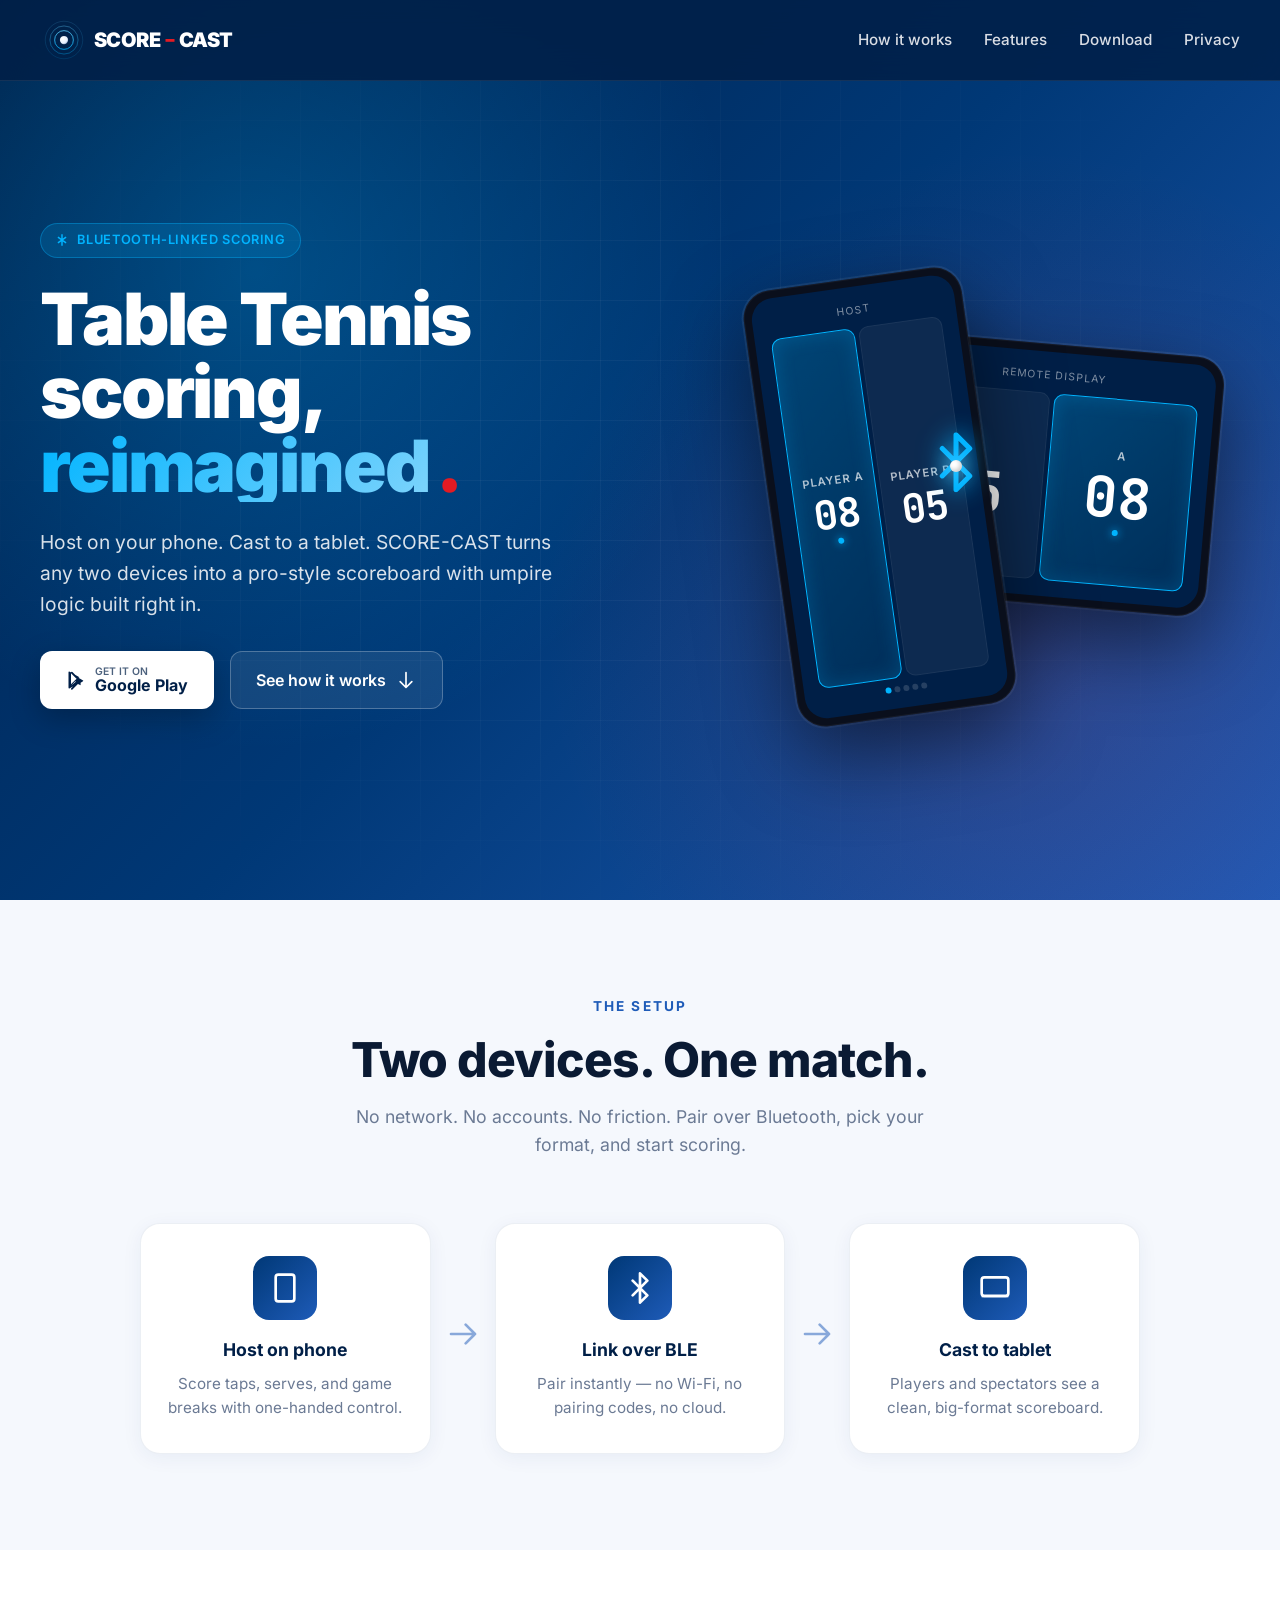
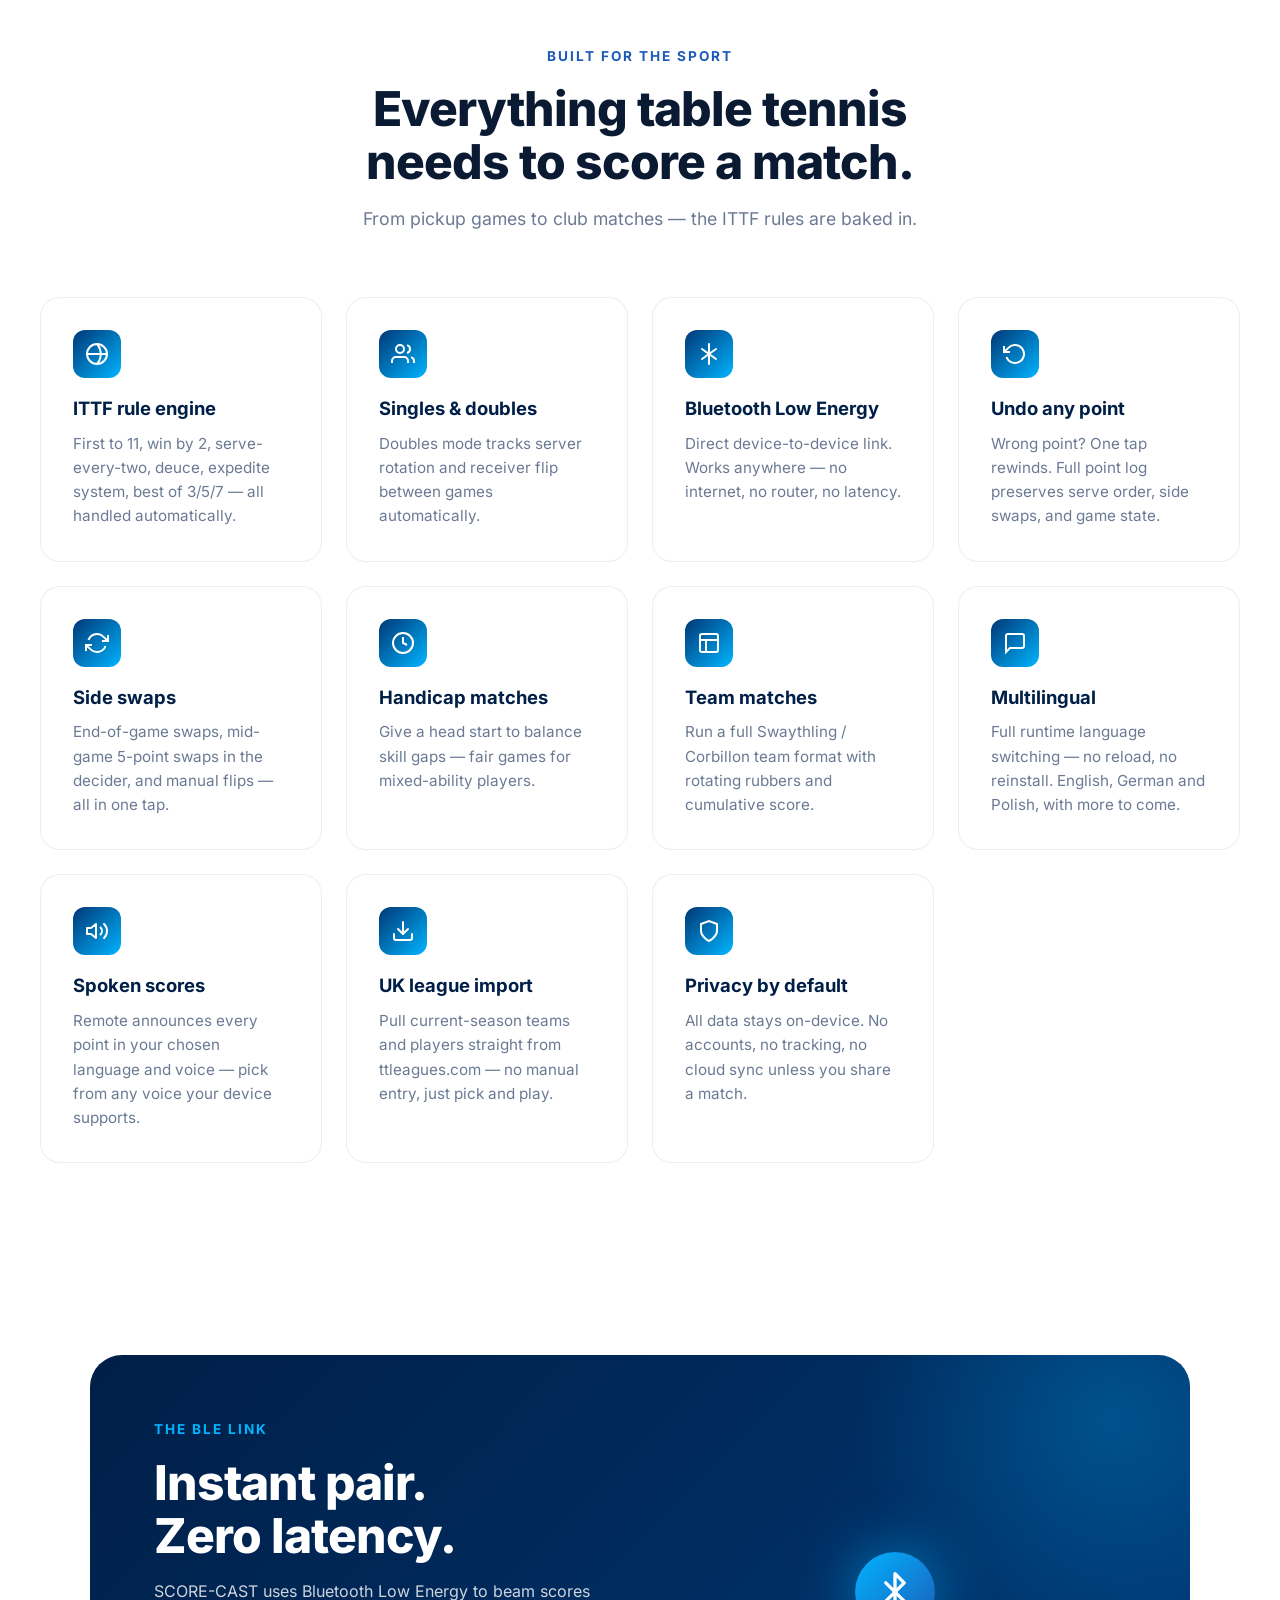
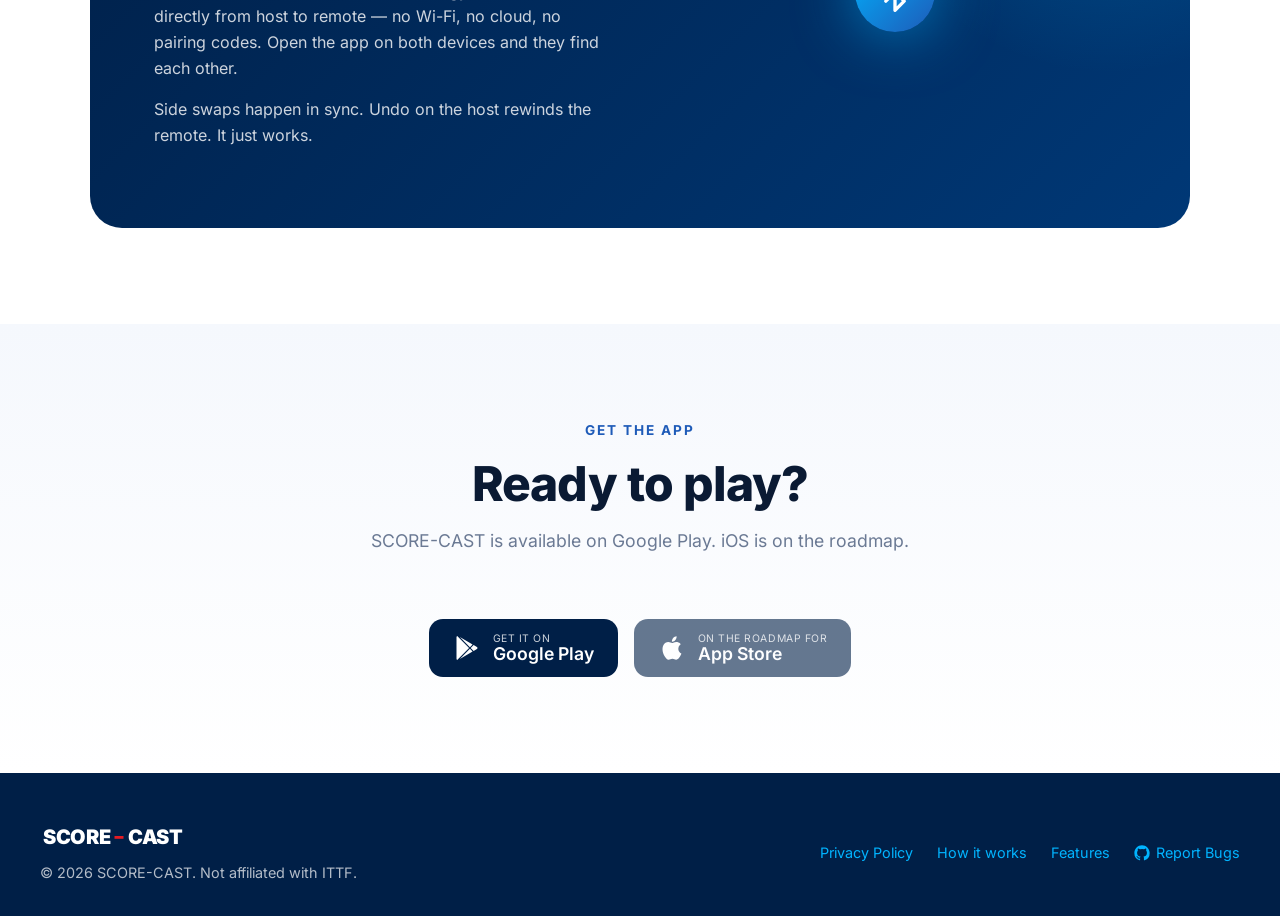
<file: index.html>
<!DOCTYPE html>
<html lang="en">
<head>
<meta charset="UTF-8" />
<meta name="viewport" content="width=device-width, initial-scale=1.0" />
<meta name="description" content="SCORE-CAST — the dual-device Bluetooth scoring system for table tennis. Host phone, remote display, zero fuss." />
<meta name="theme-color" content="#003876" />
<title>SCORE-CAST — Table Tennis Scoring, Reimagined</title>
<link rel="icon" href="share/favicon.ico" />
<link href="assets/fonts/fonts.css" rel="stylesheet">
<style>
  :root {
    --ittf-blue: #003876;
    --ittf-blue-dark: #001f47;
    --ittf-blue-light: #1e5bb8;
    --ittf-accent: #00b4ff;
    --ittf-red: #e31b23;
    --ittf-white: #ffffff;
    --ink: #0a1a33;
    --muted: #6b7a94;
    --surface: #f5f8fd;
    --glow: 0 0 40px rgba(0, 180, 255, 0.35);
  }

  * { box-sizing: border-box; margin: 0; padding: 0; }
  html { scroll-behavior: smooth; }
  body {
    font-family: 'Inter', -apple-system, BlinkMacSystemFont, sans-serif;
    color: var(--ink);
    background: var(--ittf-white);
    line-height: 1.6;
    overflow-x: hidden;
    -webkit-font-smoothing: antialiased;
  }

  /* ===== Navigation ===== */
  nav {
    position: fixed;
    top: 0; left: 0; right: 0;
    padding: 1rem 2rem;
    background: rgba(0, 31, 71, 0.85);
    backdrop-filter: blur(16px);
    -webkit-backdrop-filter: blur(16px);
    z-index: 100;
    border-bottom: 1px solid rgba(255,255,255,0.08);
    transition: padding 0.3s ease;
  }
  nav .inner {
    max-width: 1200px; margin: 0 auto;
    display: flex; align-items: center; justify-content: space-between;
  }
  .logo {
    font-weight: 900;
    font-size: 1.25rem;
    color: white;
    letter-spacing: -0.02em;
    display: flex; align-items: center;
    gap: 0.2rem;
  }
  .logo-mark {
    width: 48px; height: 48px;
    display: block;
    margin-right: 0.15rem;
  }
  @keyframes pulse {
    0%, 100% { transform: scale(1); opacity: 1; }
    50% { transform: scale(1.3); opacity: 0.7; }
  }
  nav ul { list-style: none; display: flex; gap: 2rem; }
  nav a {
    color: rgba(255,255,255,0.85);
    text-decoration: none;
    font-weight: 500;
    font-size: 0.95rem;
    transition: color 0.2s;
  }
  nav a:hover { color: var(--ittf-accent); }
  @media (max-width: 720px) { nav ul { display: none; } }

  /* ===== Hero ===== */
  .hero {
    min-height: 100vh;
    background: linear-gradient(135deg, var(--ittf-blue-dark) 0%, var(--ittf-blue) 50%, var(--ittf-blue-light) 100%);
    position: relative;
    overflow: hidden;
    display: flex;
    align-items: center;
    justify-content: center;
    color: white;
    padding: 6rem 2rem 4rem;
  }
  .hero::before {
    content: '';
    position: absolute;
    inset: 0;
    background-image:
      radial-gradient(circle at 20% 30%, rgba(0,180,255,0.25), transparent 40%),
      radial-gradient(circle at 80% 70%, rgba(227,27,35,0.15), transparent 40%);
    animation: drift 20s ease-in-out infinite;
  }
  @keyframes drift {
    0%, 100% { transform: translate(0, 0); }
    50% { transform: translate(-30px, 20px); }
  }

  .hero-grid {
    position: absolute; inset: 0;
    background-image:
      linear-gradient(rgba(255,255,255,0.04) 1px, transparent 1px),
      linear-gradient(90deg, rgba(255,255,255,0.04) 1px, transparent 1px);
    background-size: 60px 60px;
    mask-image: radial-gradient(ellipse at center, black 30%, transparent 80%);
    -webkit-mask-image: radial-gradient(ellipse at center, black 30%, transparent 80%);
  }

  .hero-content {
    max-width: 1200px;
    position: relative;
    z-index: 2;
    display: grid;
    grid-template-columns: 1fr 1fr;
    gap: 4rem;
    align-items: center;
    width: 100%;
  }
  @media (max-width: 900px) {
    .hero-content { grid-template-columns: 1fr; gap: 3rem; text-align: center; }
  }

  .hero-text { animation: fadeUp 1s ease both; }
  @keyframes fadeUp {
    from { opacity: 0; transform: translateY(40px); }
    to { opacity: 1; transform: translateY(0); }
  }

  .badge {
    display: inline-flex; align-items: center; gap: 0.5rem;
    padding: 0.4rem 0.9rem;
    background: rgba(0,180,255,0.15);
    border: 1px solid rgba(0,180,255,0.35);
    border-radius: 100px;
    font-size: 0.8rem;
    font-weight: 600;
    color: var(--ittf-accent);
    margin-bottom: 1.5rem;
    letter-spacing: 0.05em;
    text-transform: uppercase;
  }
  .badge svg { width: 14px; height: 14px; }

  h1 {
    font-size: clamp(2.5rem, 6vw, 4.5rem);
    font-weight: 900;
    line-height: 1.02;
    letter-spacing: -0.03em;
    margin-bottom: 1.5rem;
  }
  h1 .accent {
    background: linear-gradient(135deg, var(--ittf-accent), #7dd3fc);
    -webkit-background-clip: text;
    background-clip: text;
    -webkit-text-fill-color: transparent;
    display: inline-block;
  }
  h1 .colon {
    color: var(--ittf-red);
    font-family: 'JetBrains Mono', monospace;
  }

  .hero p.lede {
    font-size: 1.2rem;
    color: rgba(255,255,255,0.85);
    margin-bottom: 2rem;
    max-width: 520px;
  }
  @media (max-width: 900px) { .hero p.lede { margin-left: auto; margin-right: auto; } }

  .cta-row {
    display: flex; gap: 1rem; flex-wrap: wrap;
  }
  @media (max-width: 900px) { .cta-row { justify-content: center; } }

  .btn {
    display: inline-flex; align-items: center; gap: 0.6rem;
    padding: 0.9rem 1.6rem;
    border-radius: 12px;
    font-weight: 600;
    font-size: 1rem;
    text-decoration: none;
    transition: all 0.25s cubic-bezier(0.4, 0, 0.2, 1);
    border: none;
    cursor: pointer;
  }
  .btn-primary {
    background: white;
    color: var(--ittf-blue-dark);
    box-shadow: 0 10px 30px rgba(0,0,0,0.25);
  }
  .btn-primary:hover {
    transform: translateY(-2px);
    box-shadow: 0 15px 40px rgba(0,180,255,0.4);
  }
  .btn-ghost {
    background: rgba(255,255,255,0.08);
    color: white;
    border: 1px solid rgba(255,255,255,0.25);
    backdrop-filter: blur(8px);
  }
  .btn-ghost:hover {
    background: rgba(255,255,255,0.18);
    transform: translateY(-2px);
  }
  .btn svg { width: 20px; height: 20px; }

  .coming-soon {
    font-size: 0.75rem;
    padding: 0.15rem 0.5rem;
    background: var(--ittf-red);
    border-radius: 4px;
    color: white;
    font-weight: 700;
    letter-spacing: 0.05em;
    margin-left: 0.4rem;
  }

  /* ===== Hero device mockup ===== */
  .device-stage {
    position: relative;
    display: flex;
    justify-content: center;
    align-items: center;
    min-height: 500px;
    animation: fadeIn 1.2s ease 0.3s both;
  }
  @keyframes fadeIn { from { opacity: 0; } to { opacity: 1; } }

  .phone, .tablet {
    position: absolute;
    background: #0a0f1c;
    border-radius: 28px;
    padding: 8px;
    box-shadow:
      0 30px 80px rgba(0,0,0,0.5),
      0 0 0 2px rgba(255,255,255,0.08),
      inset 0 0 0 1px rgba(255,255,255,0.05);
    overflow: hidden;
  }
  .phone {
    width: 220px; height: 440px;
    transform: rotate(-8deg) translateX(-80px) translateY(20px);
    z-index: 2;
    animation: floatPhone 6s ease-in-out infinite;
  }
  .tablet {
    width: 340px; height: 260px;
    transform: rotate(5deg) translateX(90px);
    z-index: 1;
    animation: floatTablet 7s ease-in-out infinite;
  }
  @keyframes floatPhone {
    0%, 100% { transform: rotate(-8deg) translateX(-80px) translateY(20px); }
    50% { transform: rotate(-8deg) translateX(-80px) translateY(0); }
  }
  @keyframes floatTablet {
    0%, 100% { transform: rotate(5deg) translateX(90px) translateY(0); }
    50% { transform: rotate(5deg) translateX(90px) translateY(-15px); }
  }
  @media (max-width: 900px) {
    .device-stage { min-height: 420px; }
    .phone { transform: rotate(-8deg) translateX(-50px) translateY(20px); width: 180px; height: 360px; }
    .tablet { transform: rotate(5deg) translateX(60px); width: 280px; height: 210px; }
    @keyframes floatPhone { 0%,100% { transform: rotate(-8deg) translateX(-50px) translateY(20px); } 50% { transform: rotate(-8deg) translateX(-50px) translateY(0); } }
    @keyframes floatTablet { 0%,100% { transform: rotate(5deg) translateX(60px) translateY(0); } 50% { transform: rotate(5deg) translateX(60px) translateY(-15px); } }
  }

  .screen {
    width: 100%; height: 100%;
    border-radius: 22px;
    background: var(--ittf-blue-dark);
    display: flex; flex-direction: column;
    padding: 1rem;
    overflow: hidden;
    position: relative;
  }
  .screen-header {
    font-size: 0.65rem;
    color: rgba(255,255,255,0.5);
    text-align: center;
    margin-bottom: 0.5rem;
    letter-spacing: 0.1em;
    text-transform: uppercase;
  }
  .scoreboard {
    flex: 1;
    display: grid;
    grid-template-columns: 1fr 1fr;
    gap: 4px;
  }
  .score-cell {
    background: rgba(255,255,255,0.05);
    border-radius: 10px;
    display: flex; flex-direction: column;
    align-items: center; justify-content: center;
    padding: 0.5rem;
    border: 1px solid rgba(255,255,255,0.06);
  }
  .score-cell.serving {
    background: linear-gradient(135deg, rgba(0,180,255,0.25), rgba(0,180,255,0.1));
    border-color: var(--ittf-accent);
    box-shadow: inset 0 0 20px rgba(0,180,255,0.2);
  }
  .player-name {
    font-size: 0.7rem;
    color: rgba(255,255,255,0.7);
    text-transform: uppercase;
    letter-spacing: 0.1em;
    font-weight: 600;
    margin-bottom: 0.25rem;
  }
  .score-number {
    font-family: 'JetBrains Mono', monospace;
    font-size: 2.5rem;
    font-weight: 700;
    color: white;
    line-height: 1;
    animation: scoreTick 3s ease-in-out infinite;
  }
  .tablet .score-number { font-size: 3.5rem; }
  @keyframes scoreTick {
    0%, 90%, 100% { transform: scale(1); }
    95% { transform: scale(1.15); color: var(--ittf-accent); }
  }
  .serve-dot {
    width: 6px; height: 6px;
    background: var(--ittf-accent);
    border-radius: 50%;
    margin-top: 0.25rem;
    box-shadow: 0 0 8px var(--ittf-accent);
  }
  .game-count {
    display: flex; justify-content: center; gap: 3px;
    margin-top: 0.5rem;
  }
  .game-pip {
    width: 6px; height: 6px;
    background: rgba(255,255,255,0.15);
    border-radius: 50%;
  }
  .game-pip.win { background: var(--ittf-accent); }

  /* BLE link animation */
  .ble-link {
    position: absolute;
    top: 50%; left: 50%;
    transform: translate(-50%, -50%);
    z-index: 3;
    pointer-events: none;
  }
  .ble-link svg {
    width: 60px; height: 60px;
    filter: drop-shadow(0 0 12px var(--ittf-accent));
  }
  .ble-link .wave {
    position: absolute;
    top: 50%; left: 50%;
    transform: translate(-50%, -50%);
    width: 60px; height: 60px;
    border: 2px solid var(--ittf-accent);
    border-radius: 50%;
    animation: waveOut 2s ease-out infinite;
    opacity: 0;
  }
  .ble-link .wave:nth-child(2) { animation-delay: 0.66s; }
  .ble-link .wave:nth-child(3) { animation-delay: 1.33s; }
  @keyframes waveOut {
    0% { width: 60px; height: 60px; opacity: 0.8; }
    100% { width: 220px; height: 220px; opacity: 0; }
  }

  /* ===== Sections ===== */
  section { padding: 6rem 2rem; position: relative; }
  .container { max-width: 1200px; margin: 0 auto; }

  .section-header { text-align: center; margin-bottom: 4rem; }
  .eyebrow {
    font-size: 0.85rem;
    color: var(--ittf-blue-light);
    font-weight: 700;
    letter-spacing: 0.15em;
    text-transform: uppercase;
    margin-bottom: 1rem;
  }
  h2 {
    font-size: clamp(2rem, 4vw, 3rem);
    font-weight: 800;
    color: var(--ink);
    letter-spacing: -0.02em;
    line-height: 1.1;
    margin-bottom: 1rem;
  }
  .section-header p {
    color: var(--muted);
    font-size: 1.1rem;
    max-width: 600px;
    margin: 0 auto;
  }

  /* Reveal on scroll */
  .reveal {
    opacity: 0;
    transform: translateY(30px);
    transition: opacity 0.8s ease, transform 0.8s ease;
  }
  .reveal.visible { opacity: 1; transform: translateY(0); }

  /* ===== How it works ===== */
  .how {
    background: var(--surface);
  }
  .how-flow {
    display: grid;
    grid-template-columns: 1fr auto 1fr auto 1fr;
    gap: 1rem;
    align-items: center;
    max-width: 1000px;
    margin: 0 auto;
  }
  @media (max-width: 900px) {
    .how-flow { grid-template-columns: 1fr; }
    .how-arrow { transform: rotate(90deg); justify-self: center; }
  }
  .how-step {
    text-align: center;
    padding: 2rem 1.5rem;
    background: white;
    border-radius: 20px;
    box-shadow: 0 4px 20px rgba(0, 56, 118, 0.06);
    border: 1px solid rgba(0, 56, 118, 0.08);
    transition: transform 0.3s ease, box-shadow 0.3s ease;
  }
  .how-step:hover {
    transform: translateY(-4px);
    box-shadow: 0 12px 40px rgba(0, 56, 118, 0.12);
  }
  .how-step-icon {
    width: 64px; height: 64px;
    margin: 0 auto 1rem;
    background: linear-gradient(135deg, var(--ittf-blue), var(--ittf-blue-light));
    border-radius: 16px;
    display: flex; align-items: center; justify-content: center;
    color: white;
  }
  .how-step-icon svg { width: 32px; height: 32px; }
  .how-step h3 {
    font-size: 1.1rem;
    font-weight: 700;
    margin-bottom: 0.5rem;
    color: var(--ittf-blue-dark);
  }
  .how-step p {
    font-size: 0.95rem;
    color: var(--muted);
  }
  .how-arrow {
    color: var(--ittf-blue-light);
    opacity: 0.5;
  }
  .how-arrow svg { width: 32px; height: 32px; }

  /* ===== Features grid ===== */
  .features-grid {
    display: grid;
    grid-template-columns: repeat(auto-fit, minmax(280px, 1fr));
    gap: 1.5rem;
  }
  .feature {
    padding: 2rem;
    background: white;
    border-radius: 20px;
    border: 1px solid rgba(0, 56, 118, 0.08);
    transition: all 0.3s ease;
    position: relative;
    overflow: hidden;
  }
  .feature::before {
    content: '';
    position: absolute;
    top: -50%; left: -50%;
    width: 200%; height: 200%;
    background: radial-gradient(circle, rgba(0,180,255,0.08), transparent 40%);
    opacity: 0;
    transition: opacity 0.4s ease;
  }
  .feature:hover {
    transform: translateY(-4px);
    border-color: var(--ittf-blue-light);
    box-shadow: 0 20px 50px rgba(0, 56, 118, 0.12);
  }
  .feature:hover::before { opacity: 1; }
  .feature-icon {
    width: 48px; height: 48px;
    background: linear-gradient(135deg, var(--ittf-blue), var(--ittf-accent));
    border-radius: 12px;
    display: flex; align-items: center; justify-content: center;
    color: white;
    margin-bottom: 1rem;
    position: relative;
    z-index: 1;
  }
  .feature-icon svg { width: 24px; height: 24px; }
  .feature h3 {
    font-size: 1.15rem;
    font-weight: 700;
    margin-bottom: 0.5rem;
    color: var(--ittf-blue-dark);
    position: relative;
    z-index: 1;
  }
  .feature p {
    color: var(--muted);
    font-size: 0.95rem;
    position: relative;
    z-index: 1;
  }

  /* ===== BLE highlight ===== */
  .ble-highlight {
    background: linear-gradient(135deg, var(--ittf-blue-dark) 0%, var(--ittf-blue) 100%);
    color: white;
    border-radius: 32px;
    padding: 4rem;
    margin: 0 auto;
    max-width: 1100px;
    display: grid;
    grid-template-columns: 1fr 1fr;
    gap: 3rem;
    align-items: center;
    position: relative;
    overflow: hidden;
  }
  .ble-highlight::before {
    content: '';
    position: absolute;
    top: -50%; right: -20%;
    width: 600px; height: 600px;
    background: radial-gradient(circle, rgba(0,180,255,0.25), transparent 60%);
    animation: drift 15s ease-in-out infinite;
  }
  @media (max-width: 800px) {
    .ble-highlight { grid-template-columns: 1fr; padding: 2.5rem; }
  }
  .ble-highlight h2 { color: white; position: relative; z-index: 1; }
  .ble-highlight p { color: rgba(255,255,255,0.8); position: relative; z-index: 1; margin-bottom: 1rem; }
  .ble-highlight .eyebrow { color: var(--ittf-accent); }

  .ble-visual {
    position: relative;
    z-index: 1;
    display: flex;
    align-items: center;
    justify-content: center;
    min-height: 240px;
  }
  .ble-visual .ring {
    position: absolute;
    width: 60px; height: 60px;
    border: 2px solid var(--ittf-accent);
    border-radius: 50%;
    animation: waveOut 2.5s ease-out infinite;
    opacity: 0;
  }
  .ble-visual .ring:nth-child(2) { animation-delay: 0.8s; }
  .ble-visual .ring:nth-child(3) { animation-delay: 1.6s; }
  .ble-visual .core {
    width: 80px; height: 80px;
    background: linear-gradient(135deg, var(--ittf-accent), var(--ittf-blue-light));
    border-radius: 50%;
    display: flex; align-items: center; justify-content: center;
    box-shadow: 0 0 60px rgba(0,180,255,0.6);
  }
  .ble-visual .core svg { width: 40px; height: 40px; color: white; }

  /* ===== Download CTA ===== */
  .download-section {
    text-align: center;
    background: linear-gradient(180deg, var(--surface) 0%, white 100%);
  }
  .store-badges {
    display: flex; gap: 1rem; justify-content: center; flex-wrap: wrap;
    margin-top: 2rem;
  }
  .store-badge {
    display: inline-flex;
    align-items: center;
    gap: 0.75rem;
    padding: 0.85rem 1.5rem;
    background: var(--ittf-blue-dark);
    color: white;
    border-radius: 14px;
    text-decoration: none;
    transition: all 0.3s ease;
    position: relative;
  }
  .store-badge:hover {
    transform: translateY(-3px);
    box-shadow: 0 15px 30px rgba(0,56,118,0.3);
  }
  .store-badge.disabled {
    opacity: 0.6;
    cursor: not-allowed;
  }
  .store-badge .store-text {
    text-align: left;
    line-height: 1.1;
  }
  .store-badge .store-text small {
    font-size: 0.65rem;
    opacity: 0.8;
    display: block;
    letter-spacing: 0.05em;
  }
  .store-badge .store-text strong {
    font-size: 1.1rem;
    font-weight: 600;
  }
  .store-badge svg { width: 28px; height: 28px; }

  /* ===== Footer ===== */
  footer {
    background: var(--ittf-blue-dark);
    color: rgba(255,255,255,0.7);
    padding: 3rem 2rem 2rem;
    font-size: 0.9rem;
  }
  footer .inner {
    max-width: 1200px; margin: 0 auto;
    display: flex; justify-content: space-between; flex-wrap: wrap; gap: 1.5rem;
  }
  footer a { color: var(--ittf-accent); text-decoration: none; }
  footer a:hover { text-decoration: underline; }
  footer .links { display: flex; gap: 1.5rem; flex-wrap: wrap; align-items: center; }
  footer .links a { display: inline-flex; align-items: center; gap: 0.4rem; }
  footer .links a svg { width: 16px; height: 16px; }

  /* ===== Bouncing ball ===== */
  .ball {
    position: absolute;
    width: 12px; height: 12px;
    background: white;
    border-radius: 50%;
    box-shadow: 0 0 20px rgba(255,255,255,0.8), inset -2px -2px 4px rgba(0,0,0,0.2);
    animation: bounce 3s ease-in-out infinite;
    z-index: 3;
    pointer-events: none;
  }
  @keyframes bounce {
    0%, 100% { top: 30%; left: 35%; }
    25% { top: 60%; left: 50%; }
    50% { top: 40%; left: 65%; }
    75% { top: 55%; left: 45%; }
  }
</style>
</head>
<body>

<nav>
  <div class="inner">
    <div class="logo">
      <img class="logo-mark" src="logo.svg" alt="" aria-hidden="true" />
      SCORE<span style="color: var(--ittf-red); font-family: 'JetBrains Mono', monospace;">–</span>CAST
    </div>
    <ul>
      <li><a href="#how">How it works</a></li>
      <li><a href="#features">Features</a></li>
      <li><a href="#download">Download</a></li>
      <li><a href="privacy.html">Privacy</a></li>
    </ul>
  </div>
</nav>

<section class="hero">
  <div class="hero-grid"></div>
  <div class="hero-content">
    <div class="hero-text">
      <div class="badge">
        <svg fill="none" stroke="currentColor" stroke-width="2.5" viewBox="0 0 24 24"><path d="M12 2v20M5 7l14 10M5 17L19 7"/></svg>
        Bluetooth-Linked Scoring
      </div>
      <h1>
        Table Tennis<br>
        scoring, <span class="accent">reimagined</span><span class="colon">.</span>
      </h1>
      <p class="lede">
        Host on your phone. Cast to a tablet. SCORE-CAST turns any two devices into a pro-style
        scoreboard with umpire logic built right in.
      </p>
      <div class="cta-row">
        <a href="https://play.google.com/store/apps/details?id=app.scorecast" class="btn btn-primary">
          <svg fill="currentColor" viewBox="0 0 24 24"><path d="M17.523 15.341l2.477-1.43a1 1 0 000-1.732l-2.477-1.43L14.31 8.935 7.707 2.332a1 1 0 00-1.414 1.414L12.896 10.35l-1.77 1.77L6 17.245V3.755l6.896 6.897 3.213-1.856-11.61-6.702a1 1 0 00-1.5.865v18.082a1 1 0 001.5.865l11.61-6.702-3.213-1.855L6 18.755l5.126-5.126 1.77 1.77-6.603 6.604a1 1 0 001.414 1.414l6.603-6.603 3.213 1.527z"/></svg>
          <div style="text-align:left; line-height:1.1;">
            <small style="display:block;font-size:0.65rem;opacity:0.7;">GET IT ON</small>
            <strong>Google Play</strong>
          </div>
        </a>
        <a href="#how" class="btn btn-ghost">
          See how it works
          <svg fill="none" stroke="currentColor" stroke-width="2" viewBox="0 0 24 24"><path stroke-linecap="round" stroke-linejoin="round" d="M19 14l-7 7m0 0l-7-7m7 7V3"/></svg>
        </a>
      </div>
    </div>

    <div class="device-stage">
      <div class="phone">
        <div class="screen">
          <div class="screen-header">HOST</div>
          <div class="scoreboard">
            <div class="score-cell serving">
              <div class="player-name">Player A</div>
              <div class="score-number">08</div>
              <div class="serve-dot"></div>
            </div>
            <div class="score-cell">
              <div class="player-name">Player B</div>
              <div class="score-number">05</div>
            </div>
          </div>
          <div class="game-count">
            <span class="game-pip win"></span>
            <span class="game-pip"></span>
            <span class="game-pip"></span>
            <span class="game-pip"></span>
            <span class="game-pip"></span>
          </div>
        </div>
      </div>

      <div class="ble-link">
        <span class="wave"></span>
        <span class="wave"></span>
        <span class="wave"></span>
        <svg fill="none" stroke="#00b4ff" stroke-width="2" viewBox="0 0 24 24">
          <path stroke-linecap="round" stroke-linejoin="round" d="M6.5 6.5l11 11-5.5 5.5V1l5.5 5.5-11 11"/>
        </svg>
      </div>

      <div class="tablet">
        <div class="screen">
          <div class="screen-header">REMOTE DISPLAY</div>
          <div class="scoreboard">
            <div class="score-cell">
              <div class="player-name">B</div>
              <div class="score-number">05</div>
            </div>
            <div class="score-cell serving">
              <div class="player-name">A</div>
              <div class="score-number">08</div>
              <div class="serve-dot"></div>
            </div>
          </div>
        </div>
      </div>
      <div class="ball"></div>
    </div>
  </div>
</section>

<section id="how" class="how">
  <div class="container">
    <div class="section-header reveal">
      <div class="eyebrow">The Setup</div>
      <h2>Two devices. One match.</h2>
      <p>No network. No accounts. No friction. Pair over Bluetooth, pick your format, and start scoring.</p>
    </div>
    <div class="how-flow reveal">
      <div class="how-step">
        <div class="how-step-icon">
          <svg fill="none" stroke="currentColor" stroke-width="2" viewBox="0 0 24 24"><rect x="5" y="2" width="14" height="20" rx="2"/><line x1="12" y1="18" x2="12" y2="18"/></svg>
        </div>
        <h3>Host on phone</h3>
        <p>Score taps, serves, and game breaks with one-handed control.</p>
      </div>
      <div class="how-arrow">
        <svg fill="none" stroke="currentColor" stroke-width="2" viewBox="0 0 24 24"><path stroke-linecap="round" stroke-linejoin="round" d="M14 5l7 7m0 0l-7 7m7-7H3"/></svg>
      </div>
      <div class="how-step">
        <div class="how-step-icon">
          <svg fill="none" stroke="currentColor" stroke-width="2" viewBox="0 0 24 24"><path stroke-linecap="round" stroke-linejoin="round" d="M6.5 6.5l11 11-5.5 5.5V1l5.5 5.5-11 11"/></svg>
        </div>
        <h3>Link over BLE</h3>
        <p>Pair instantly — no Wi-Fi, no pairing codes, no cloud.</p>
      </div>
      <div class="how-arrow">
        <svg fill="none" stroke="currentColor" stroke-width="2" viewBox="0 0 24 24"><path stroke-linecap="round" stroke-linejoin="round" d="M14 5l7 7m0 0l-7 7m7-7H3"/></svg>
      </div>
      <div class="how-step">
        <div class="how-step-icon">
          <svg fill="none" stroke="currentColor" stroke-width="2" viewBox="0 0 24 24"><rect x="2" y="4" width="20" height="14" rx="2"/><line x1="2" y1="18" x2="22" y2="18"/></svg>
        </div>
        <h3>Cast to tablet</h3>
        <p>Players and spectators see a clean, big-format scoreboard.</p>
      </div>
    </div>
  </div>
</section>

<section id="features">
  <div class="container">
    <div class="section-header reveal">
      <div class="eyebrow">Built for the Sport</div>
      <h2>Everything table tennis<br>needs to score a match.</h2>
      <p>From pickup games to club matches — the ITTF rules are baked in.</p>
    </div>
    <div class="features-grid">
      <div class="feature reveal">
        <div class="feature-icon">
          <svg fill="none" stroke="currentColor" stroke-width="2" viewBox="0 0 24 24"><circle cx="12" cy="12" r="10"/><path d="M12 2a15.3 15.3 0 010 20M2 12h20"/></svg>
        </div>
        <h3>ITTF rule engine</h3>
        <p>First to 11, win by 2, serve-every-two, deuce, expedite system, best of 3/5/7 — all handled automatically.</p>
      </div>
      <div class="feature reveal">
        <div class="feature-icon">
          <svg fill="none" stroke="currentColor" stroke-width="2" viewBox="0 0 24 24"><path d="M17 21v-2a4 4 0 00-4-4H5a4 4 0 00-4 4v2"/><circle cx="9" cy="7" r="4"/><path d="M23 21v-2a4 4 0 00-3-3.87M16 3.13a4 4 0 010 7.75"/></svg>
        </div>
        <h3>Singles & doubles</h3>
        <p>Doubles mode tracks server rotation and receiver flip between games automatically.</p>
      </div>
      <div class="feature reveal">
        <div class="feature-icon">
          <svg fill="none" stroke="currentColor" stroke-width="2" viewBox="0 0 24 24"><path stroke-linecap="round" stroke-linejoin="round" d="M12 2v20M5 7l14 10M5 17L19 7"/></svg>
        </div>
        <h3>Bluetooth Low Energy</h3>
        <p>Direct device-to-device link. Works anywhere — no internet, no router, no latency.</p>
      </div>
      <div class="feature reveal">
        <div class="feature-icon">
          <svg fill="none" stroke="currentColor" stroke-width="2" viewBox="0 0 24 24"><polyline points="1 4 1 10 7 10"/><path d="M3.51 15a9 9 0 102.13-9.36L1 10"/></svg>
        </div>
        <h3>Undo any point</h3>
        <p>Wrong point? One tap rewinds. Full point log preserves serve order, side swaps, and game state.</p>
      </div>
      <div class="feature reveal">
        <div class="feature-icon">
          <svg fill="none" stroke="currentColor" stroke-width="2" viewBox="0 0 24 24"><polyline points="23 4 23 10 17 10"/><polyline points="1 20 1 14 7 14"/><path d="M3.51 9a9 9 0 0114.85-3.36L23 10M1 14l4.64 4.36A9 9 0 0020.49 15"/></svg>
        </div>
        <h3>Side swaps</h3>
        <p>End-of-game swaps, mid-game 5-point swaps in the decider, and manual flips — all in one tap.</p>
      </div>
      <div class="feature reveal">
        <div class="feature-icon">
          <svg fill="none" stroke="currentColor" stroke-width="2" viewBox="0 0 24 24"><circle cx="12" cy="12" r="10"/><polyline points="12 6 12 12 16 14"/></svg>
        </div>
        <h3>Handicap matches</h3>
        <p>Give a head start to balance skill gaps — fair games for mixed-ability players.</p>
      </div>
      <div class="feature reveal">
        <div class="feature-icon">
          <svg fill="none" stroke="currentColor" stroke-width="2" viewBox="0 0 24 24"><rect x="3" y="3" width="18" height="18" rx="2"/><line x1="3" y1="9" x2="21" y2="9"/><line x1="9" y1="21" x2="9" y2="9"/></svg>
        </div>
        <h3>Team matches</h3>
        <p>Run a full Swaythling / Corbillon team format with rotating rubbers and cumulative score.</p>
      </div>
      <div class="feature reveal">
        <div class="feature-icon">
          <svg fill="none" stroke="currentColor" stroke-width="2" viewBox="0 0 24 24"><path d="M21 15a2 2 0 01-2 2H7l-4 4V5a2 2 0 012-2h14a2 2 0 012 2z"/></svg>
        </div>
        <h3>Multilingual</h3>
        <p>Full runtime language switching — no reload, no reinstall. English, German and Polish, with more to come.</p>
      </div>
      <div class="feature reveal">
        <div class="feature-icon">
          <svg fill="none" stroke="currentColor" stroke-width="2" viewBox="0 0 24 24"><path stroke-linecap="round" stroke-linejoin="round" d="M11 5L6 9H2v6h4l5 4V5z"/><path stroke-linecap="round" stroke-linejoin="round" d="M15.54 8.46a5 5 0 010 7.07M19.07 4.93a10 10 0 010 14.14"/></svg>
        </div>
        <h3>Spoken scores</h3>
        <p>Remote announces every point in your chosen language and voice — pick from any voice your device supports.</p>
      </div>
      <div class="feature reveal">
        <div class="feature-icon">
          <svg fill="none" stroke="currentColor" stroke-width="2" viewBox="0 0 24 24"><path stroke-linecap="round" stroke-linejoin="round" d="M21 15v4a2 2 0 01-2 2H5a2 2 0 01-2-2v-4"/><polyline stroke-linecap="round" stroke-linejoin="round" points="7 10 12 15 17 10"/><line stroke-linecap="round" stroke-linejoin="round" x1="12" y1="15" x2="12" y2="3"/></svg>
        </div>
        <h3>UK league import</h3>
        <p>Pull current-season teams and players straight from ttleagues.com — no manual entry, just pick and play.</p>
      </div>
      <div class="feature reveal">
        <div class="feature-icon">
          <svg fill="none" stroke="currentColor" stroke-width="2" viewBox="0 0 24 24"><path d="M12 22s8-4 8-10V5l-8-3-8 3v7c0 6 8 10 8 10z"/></svg>
        </div>
        <h3>Privacy by default</h3>
        <p>All data stays on-device. No accounts, no tracking, no cloud sync unless you share a match.</p>
      </div>
    </div>
  </div>
</section>

<section>
  <div class="container">
    <div class="ble-highlight reveal">
      <div>
        <div class="eyebrow">The BLE Link</div>
        <h2>Instant pair.<br>Zero latency.</h2>
        <p>SCORE-CAST uses Bluetooth Low Energy to beam scores directly from host to remote — no Wi-Fi, no cloud, no pairing codes. Open the app on both devices and they find each other.</p>
        <p>Side swaps happen in sync. Undo on the host rewinds the remote. It just works.</p>
      </div>
      <div class="ble-visual">
        <span class="ring"></span>
        <span class="ring"></span>
        <span class="ring"></span>
        <div class="core">
          <svg fill="none" stroke="currentColor" stroke-width="2" viewBox="0 0 24 24">
            <path stroke-linecap="round" stroke-linejoin="round" d="M6.5 6.5l11 11-5.5 5.5V1l5.5 5.5-11 11"/>
          </svg>
        </div>
      </div>
    </div>
  </div>
</section>

<section id="download" class="download-section">
  <div class="container">
    <div class="section-header reveal">
      <div class="eyebrow">Get the App</div>
      <h2>Ready to play?</h2>
      <p>SCORE-CAST is available on Google Play. iOS is on the roadmap.</p>
    </div>
    <div class="store-badges reveal">
      <a class="store-badge" href="https://play.google.com/store/apps/details?id=app.scorecast">
        <svg fill="currentColor" viewBox="0 0 24 24"><path d="M3.609 1.814L13.792 12 3.61 22.186a.996.996 0 01-.61-.92V2.734a1 1 0 01.609-.92zm10.89 10.893l2.302 2.302-10.937 6.333 8.635-8.635zm3.199-3.198l2.807 1.626a1 1 0 010 1.73l-2.808 1.626L15.119 12l2.579-2.491zM5.864 2.658L16.802 8.99l-2.303 2.303-8.635-8.635z"/></svg>
        <div class="store-text">
          <small>GET IT ON</small>
          <strong>Google Play</strong>
        </div>
      </a>
      <a class="store-badge disabled" href="#" onclick="return false;" aria-disabled="true">
        <svg fill="currentColor" viewBox="0 0 24 24"><path d="M18.71 19.5c-.83 1.24-1.71 2.45-3.05 2.47-1.34.03-1.77-.79-3.29-.79-1.53 0-2 .77-3.27.82-1.31.05-2.3-1.32-3.14-2.53C4.25 17 2.94 12.45 4.7 9.39c.87-1.52 2.43-2.48 4.12-2.51 1.28-.02 2.5.87 3.29.87.78 0 2.26-1.07 3.81-.91.65.03 2.47.26 3.64 1.98-.09.06-2.17 1.28-2.15 3.81.03 3.02 2.65 4.03 2.68 4.04-.03.07-.42 1.44-1.38 2.83M13 3.5c.73-.83 1.94-1.46 2.94-1.5.13 1.17-.34 2.35-1.04 3.19-.69.85-1.83 1.51-2.95 1.42-.15-1.15.41-2.35 1.05-3.11z"/></svg>
        <div class="store-text">
          <small>ON THE ROADMAP FOR</small>
          <strong>App Store</strong>
        </div>
      </a>
    </div>
  </div>
</section>

<footer>
  <div class="inner">
    <div>
      <div class="logo" style="margin-bottom: 0.5rem;">
        <span class="logo-dot"></span>
        SCORE<span style="color: var(--ittf-red); font-family: 'JetBrains Mono', monospace;">–</span>CAST
      </div>
      <div>© 2026 SCORE-CAST. Not affiliated with ITTF.</div>
    </div>
    <div class="links">
      <a href="privacy.html">Privacy Policy</a>
      <a href="#how">How it works</a>
      <a href="#features">Features</a>
      <a href="https://github.com/t00/scorecast-web/" target="_blank" rel="noopener">
        <svg fill="currentColor" viewBox="0 0 24 24" aria-hidden="true"><path d="M12 .5C5.73.5.5 5.73.5 12a11.5 11.5 0 007.86 10.92c.58.1.79-.25.79-.56v-2c-3.2.7-3.88-1.37-3.88-1.37-.52-1.32-1.27-1.67-1.27-1.67-1.04-.71.08-.7.08-.7 1.15.08 1.76 1.18 1.76 1.18 1.02 1.75 2.68 1.25 3.34.96.1-.74.4-1.25.72-1.54-2.55-.29-5.24-1.28-5.24-5.7 0-1.26.45-2.29 1.18-3.1-.12-.29-.51-1.46.11-3.04 0 0 .97-.31 3.18 1.18a11.06 11.06 0 015.79 0c2.2-1.49 3.17-1.18 3.17-1.18.63 1.58.24 2.75.12 3.04.74.81 1.18 1.84 1.18 3.1 0 4.43-2.7 5.4-5.27 5.69.41.36.78 1.06.78 2.13v3.16c0 .31.21.67.8.56A11.5 11.5 0 0023.5 12C23.5 5.73 18.27.5 12 .5z"/></svg>
        Report Bugs
      </a>
    </div>
  </div>
</footer>

<script>
  // Reveal on scroll
  const observer = new IntersectionObserver((entries) => {
    entries.forEach(entry => {
      if (entry.isIntersecting) {
        entry.target.classList.add('visible');
      }
    });
  }, { threshold: 0.1 });
  document.querySelectorAll('.reveal').forEach(el => observer.observe(el));

  // Nav shrink on scroll
  const nav = document.querySelector('nav');
  window.addEventListener('scroll', () => {
    if (window.scrollY > 40) nav.style.padding = '0.6rem 2rem';
    else nav.style.padding = '1rem 2rem';
  });
</script>
</body>
</html>
</file>
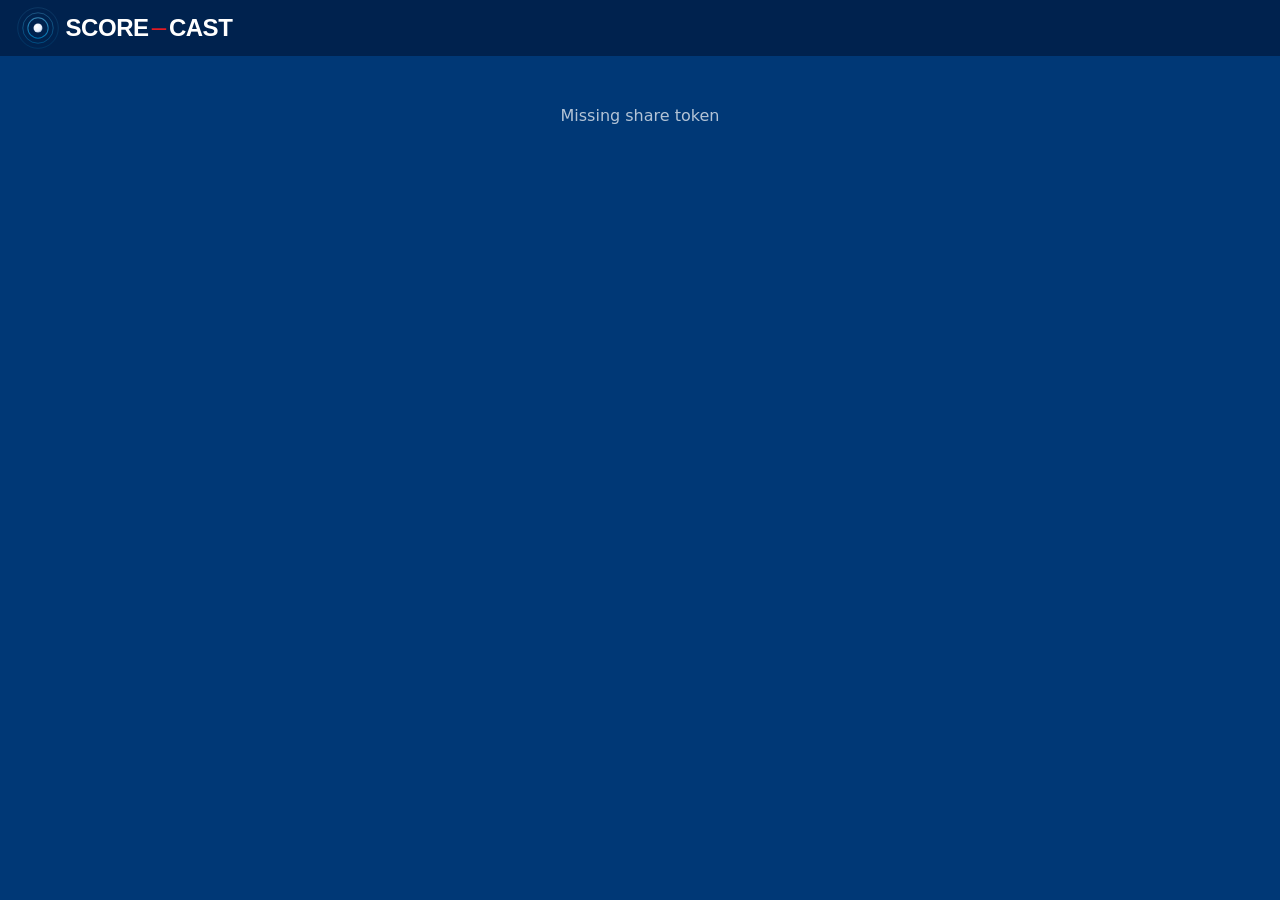
<file: share/index.html>
<!doctype html>
<html lang="en" data-beasties-container>
<head>
  <meta charset="utf-8">
  <title>SCORE-CAST</title>
  <base href="/share/">
  <meta name="viewport" content="width=device-width, initial-scale=1, viewport-fit=cover">
  <link rel="icon" type="image/x-icon" href="favicon.ico">
<style>@layer properties;@layer theme,base,components,utilities;@layer theme{:root{--font-sans:ui-sans-serif, system-ui, sans-serif, "Apple Color Emoji", "Segoe UI Emoji", "Segoe UI Symbol", "Noto Color Emoji";--font-mono:ui-monospace, SFMono-Regular, Menlo, Monaco, Consolas, "Liberation Mono", "Courier New", monospace;--color-red-400:oklch(70.4% .191 22.216);--color-red-500:oklch(63.7% .237 25.331);--color-red-600:oklch(57.7% .245 27.325);--color-red-700:oklch(50.5% .213 27.518);--color-amber-400:oklch(82.8% .189 84.429);--color-amber-500:oklch(76.9% .188 70.08);--color-amber-600:oklch(66.6% .179 58.318);--color-green-500:oklch(72.3% .219 149.579);--color-green-600:oklch(62.7% .194 149.214);--color-green-700:oklch(52.7% .154 150.069);--color-black:#000;--color-white:#fff;--spacing:.25rem;--container-sm:24rem;--container-md:28rem;--container-2xl:42rem;--container-4xl:56rem;--text-xs:.75rem;--text-xs--line-height:calc(1 / .75);--text-sm:.875rem;--text-sm--line-height:calc(1.25 / .875);--text-base:1rem;--text-base--line-height:1.5 ;--text-lg:1.125rem;--text-lg--line-height:calc(1.75 / 1.125);--text-xl:1.25rem;--text-xl--line-height:calc(1.75 / 1.25);--text-2xl:1.5rem;--text-2xl--line-height:calc(2 / 1.5);--text-3xl:1.875rem;--text-3xl--line-height:1.2 ;--text-6xl:3.75rem;--text-6xl--line-height:1;--font-weight-medium:500;--font-weight-semibold:600;--font-weight-bold:700;--tracking-wide:.025em;--tracking-wider:.05em;--tracking-widest:.1em;--leading-relaxed:1.625;--radius-lg:.5rem;--radius-xl:.75rem;--radius-2xl:1rem;--drop-shadow-lg:0 4px 4px rgb(0 0 0 / .15);--animate-spin:spin 1s linear infinite;--animate-pulse:pulse 2s cubic-bezier(.4, 0, .6, 1) infinite;--animate-bounce:bounce 1s infinite;--blur-sm:8px;--default-transition-duration:.15s;--default-transition-timing-function:cubic-bezier(.4, 0, .2, 1);--default-font-family:var(--font-sans);--default-mono-font-family:var(--font-mono)}}@layer base{*,:after,:before{box-sizing:border-box;margin:0;padding:0;border:0 solid}html{line-height:1.5;-webkit-text-size-adjust:100%;tab-size:4;font-family:var(--default-font-family, ui-sans-serif, system-ui, sans-serif, "Apple Color Emoji", "Segoe UI Emoji", "Segoe UI Symbol", "Noto Color Emoji");font-feature-settings:var(--default-font-feature-settings, normal);font-variation-settings:var(--default-font-variation-settings, normal);-webkit-tap-highlight-color:transparent}}@layer utilities{}html,body{margin:0;padding:0;width:100%;min-height:100dvh;background:var(--sc-bg)}:root{--sc-safe-top:env(safe-area-inset-top, 0px)}:root{color-scheme:dark;--sc-bg:#003876;--sc-text:#ffffff;--sc-panel:#002855;--sc-accent:#ffd700;--sc-accent-text:#ffd700;--sc-highlight:#ff8c00;--sc-divider:rgba(255, 255, 255, .2);--sc-brand:#003876}@property --tw-translate-x{syntax:"*";inherits:false;initial-value:0;}@property --tw-translate-y{syntax:"*";inherits:false;initial-value:0;}@property --tw-translate-z{syntax:"*";inherits:false;initial-value:0;}@property --tw-rotate-x{syntax:"*";inherits:false;}@property --tw-rotate-y{syntax:"*";inherits:false;}@property --tw-rotate-z{syntax:"*";inherits:false;}@property --tw-skew-x{syntax:"*";inherits:false;}@property --tw-skew-y{syntax:"*";inherits:false;}@property --tw-border-style{syntax:"*";inherits:false;initial-value:solid;}@property --tw-leading{syntax:"*";inherits:false;}@property --tw-font-weight{syntax:"*";inherits:false;}@property --tw-tracking{syntax:"*";inherits:false;}@property --tw-ordinal{syntax:"*";inherits:false;}@property --tw-slashed-zero{syntax:"*";inherits:false;}@property --tw-numeric-figure{syntax:"*";inherits:false;}@property --tw-numeric-spacing{syntax:"*";inherits:false;}@property --tw-numeric-fraction{syntax:"*";inherits:false;}@property --tw-shadow{syntax:"*";inherits:false;initial-value:0 0 #0000;}@property --tw-shadow-color{syntax:"*";inherits:false;}@property --tw-shadow-alpha{syntax:"<percentage>";inherits:false;initial-value:100%;}@property --tw-inset-shadow{syntax:"*";inherits:false;initial-value:0 0 #0000;}@property --tw-inset-shadow-color{syntax:"*";inherits:false;}@property --tw-inset-shadow-alpha{syntax:"<percentage>";inherits:false;initial-value:100%;}@property --tw-ring-color{syntax:"*";inherits:false;}@property --tw-ring-shadow{syntax:"*";inherits:false;initial-value:0 0 #0000;}@property --tw-inset-ring-color{syntax:"*";inherits:false;}@property --tw-inset-ring-shadow{syntax:"*";inherits:false;initial-value:0 0 #0000;}@property --tw-ring-inset{syntax:"*";inherits:false;}@property --tw-ring-offset-width{syntax:"<length>";inherits:false;initial-value:0px;}@property --tw-ring-offset-color{syntax:"*";inherits:false;initial-value:#fff;}@property --tw-ring-offset-shadow{syntax:"*";inherits:false;initial-value:0 0 #0000;}@property --tw-blur{syntax:"*";inherits:false;}@property --tw-brightness{syntax:"*";inherits:false;}@property --tw-contrast{syntax:"*";inherits:false;}@property --tw-grayscale{syntax:"*";inherits:false;}@property --tw-hue-rotate{syntax:"*";inherits:false;}@property --tw-invert{syntax:"*";inherits:false;}@property --tw-opacity{syntax:"*";inherits:false;}@property --tw-saturate{syntax:"*";inherits:false;}@property --tw-sepia{syntax:"*";inherits:false;}@property --tw-drop-shadow{syntax:"*";inherits:false;}@property --tw-drop-shadow-color{syntax:"*";inherits:false;}@property --tw-drop-shadow-alpha{syntax:"<percentage>";inherits:false;initial-value:100%;}@property --tw-drop-shadow-size{syntax:"*";inherits:false;}@property --tw-backdrop-blur{syntax:"*";inherits:false;}@property --tw-backdrop-brightness{syntax:"*";inherits:false;}@property --tw-backdrop-contrast{syntax:"*";inherits:false;}@property --tw-backdrop-grayscale{syntax:"*";inherits:false;}@property --tw-backdrop-hue-rotate{syntax:"*";inherits:false;}@property --tw-backdrop-invert{syntax:"*";inherits:false;}@property --tw-backdrop-opacity{syntax:"*";inherits:false;}@property --tw-backdrop-saturate{syntax:"*";inherits:false;}@property --tw-backdrop-sepia{syntax:"*";inherits:false;}@property --tw-duration{syntax:"*";inherits:false;}@layer properties{@supports ((-webkit-hyphens: none) and (not (margin-trim: inline))) or ((-moz-orient: inline) and (not (color:rgb(from red r g b)))){*,:before,:after{--tw-translate-x:0;--tw-translate-y:0;--tw-translate-z:0;--tw-rotate-x:initial;--tw-rotate-y:initial;--tw-rotate-z:initial;--tw-skew-x:initial;--tw-skew-y:initial;--tw-border-style:solid;--tw-leading:initial;--tw-font-weight:initial;--tw-tracking:initial;--tw-ordinal:initial;--tw-slashed-zero:initial;--tw-numeric-figure:initial;--tw-numeric-spacing:initial;--tw-numeric-fraction:initial;--tw-shadow:0 0 #0000;--tw-shadow-color:initial;--tw-shadow-alpha:100%;--tw-inset-shadow:0 0 #0000;--tw-inset-shadow-color:initial;--tw-inset-shadow-alpha:100%;--tw-ring-color:initial;--tw-ring-shadow:0 0 #0000;--tw-inset-ring-color:initial;--tw-inset-ring-shadow:0 0 #0000;--tw-ring-inset:initial;--tw-ring-offset-width:0px;--tw-ring-offset-color:#fff;--tw-ring-offset-shadow:0 0 #0000;--tw-blur:initial;--tw-brightness:initial;--tw-contrast:initial;--tw-grayscale:initial;--tw-hue-rotate:initial;--tw-invert:initial;--tw-opacity:initial;--tw-saturate:initial;--tw-sepia:initial;--tw-drop-shadow:initial;--tw-drop-shadow-color:initial;--tw-drop-shadow-alpha:100%;--tw-drop-shadow-size:initial;--tw-backdrop-blur:initial;--tw-backdrop-brightness:initial;--tw-backdrop-contrast:initial;--tw-backdrop-grayscale:initial;--tw-backdrop-hue-rotate:initial;--tw-backdrop-invert:initial;--tw-backdrop-opacity:initial;--tw-backdrop-saturate:initial;--tw-backdrop-sepia:initial;--tw-duration:initial}}}</style><link rel="stylesheet" href="styles-4L6US2QJ.css" media="print" onload="this.media='all'"><noscript><link rel="stylesheet" href="styles-4L6US2QJ.css"></noscript></head>
<body>
  <app-root></app-root>
<link rel="modulepreload" href="chunk-TXUHPJGD.js"><script src="main-J2C74W2B.js" type="module"></script></body>
</html>
</file>
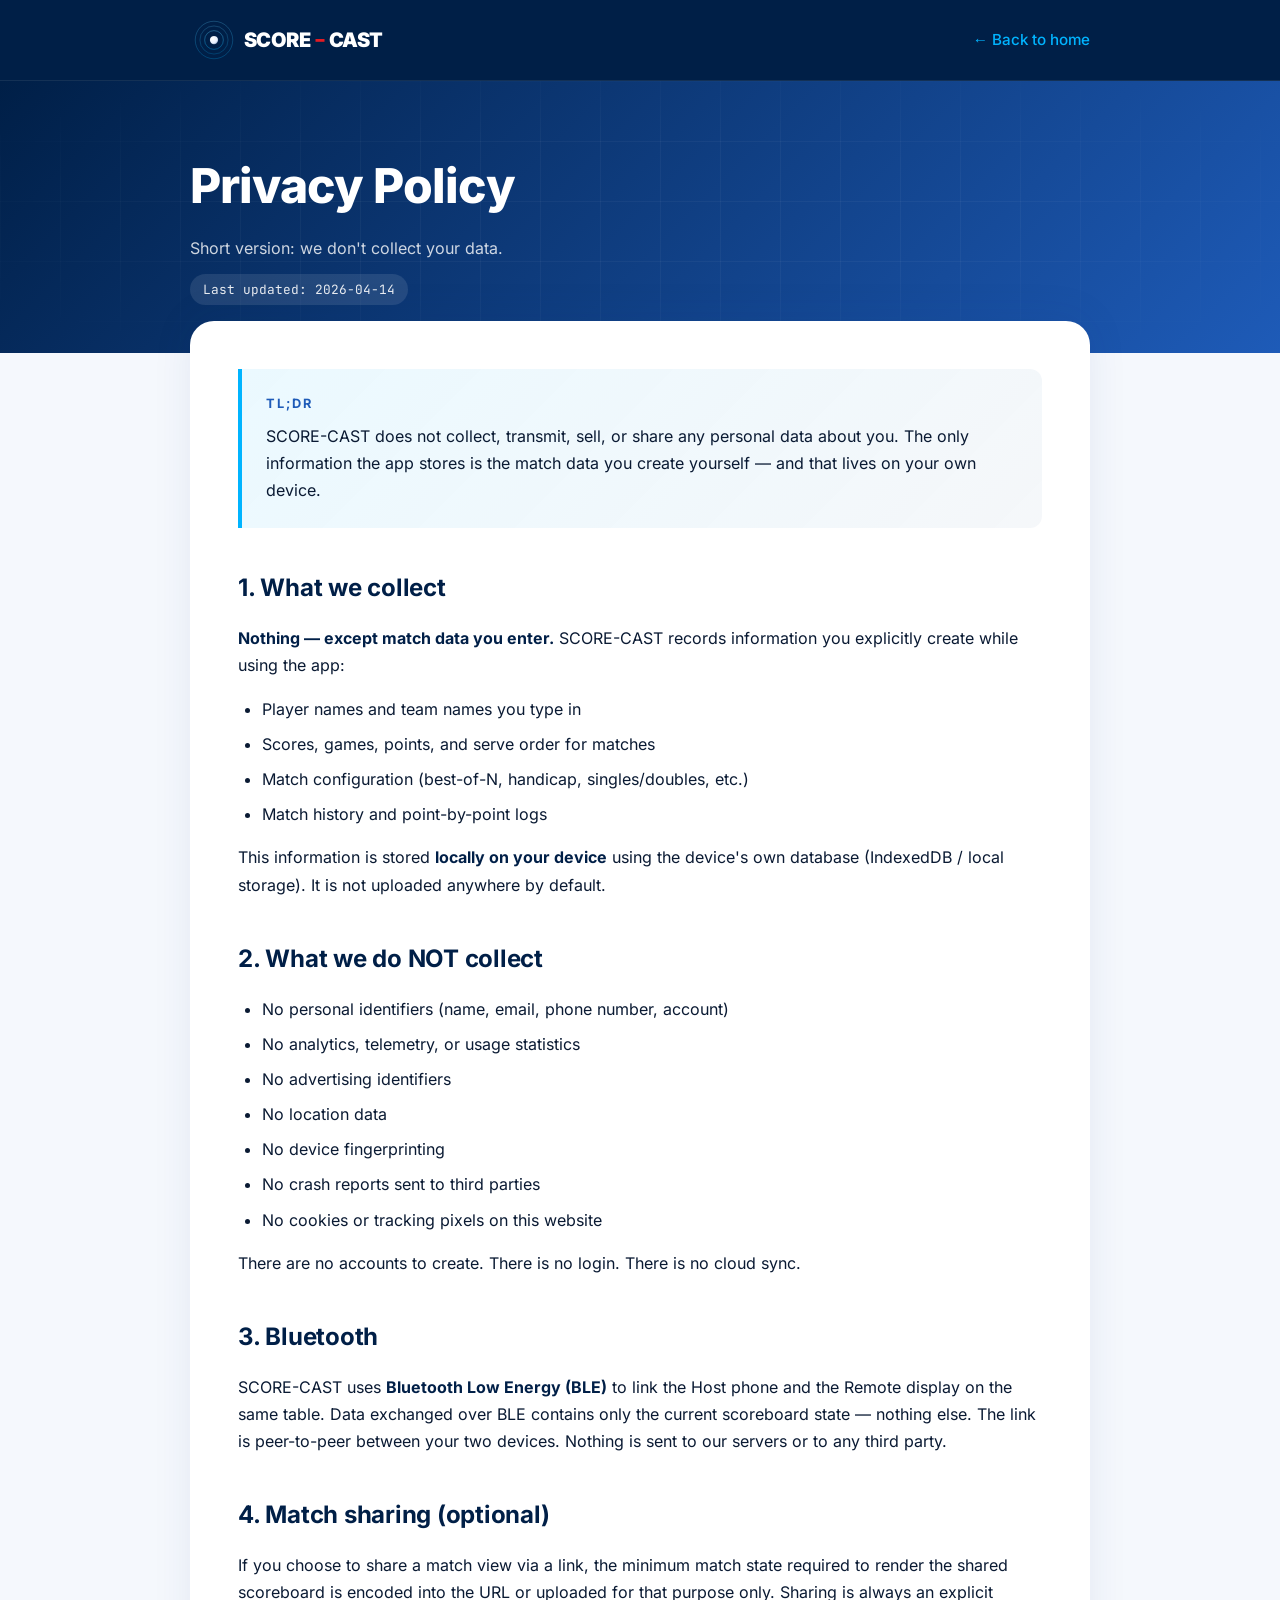
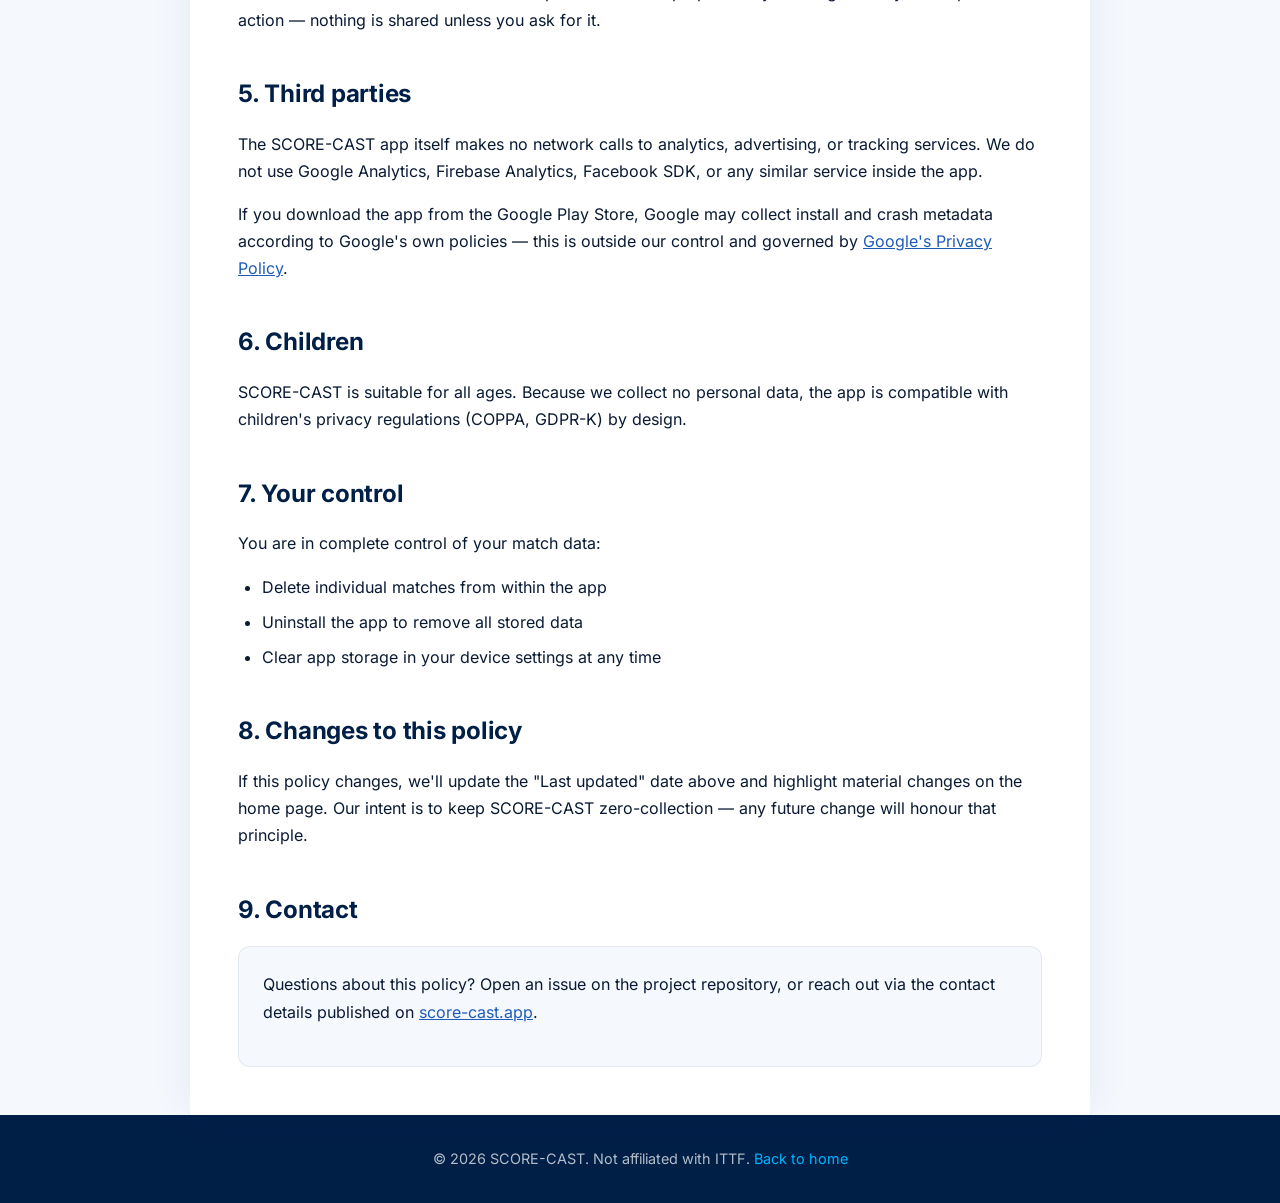
<file: privacy.html>
<!DOCTYPE html>
<html lang="en">
<head>
<meta charset="UTF-8" />
<meta name="viewport" content="width=device-width, initial-scale=1.0" />
<meta name="theme-color" content="#003876" />
<title>Privacy Policy — SCORE-CAST</title>
<link rel="icon" href="share/favicon.ico" />
<link href="assets/fonts/fonts.css" rel="stylesheet">
<style>
  :root {
    --ittf-blue: #003876;
    --ittf-blue-dark: #001f47;
    --ittf-blue-light: #1e5bb8;
    --ittf-accent: #00b4ff;
    --ittf-red: #e31b23;
    --ink: #0a1a33;
    --muted: #6b7a94;
    --surface: #f5f8fd;
  }
  * { box-sizing: border-box; margin: 0; padding: 0; }
  body {
    font-family: 'Inter', -apple-system, BlinkMacSystemFont, sans-serif;
    color: var(--ink);
    background: var(--surface);
    line-height: 1.7;
    -webkit-font-smoothing: antialiased;
  }
  nav {
    background: var(--ittf-blue-dark);
    padding: 1rem 2rem;
    border-bottom: 1px solid rgba(255,255,255,0.08);
  }
  nav .inner {
    max-width: 900px; margin: 0 auto;
    display: flex; align-items: center; justify-content: space-between;
  }
  .logo {
    font-weight: 900;
    font-size: 1.25rem;
    color: white;
    letter-spacing: -0.02em;
    display: flex; align-items: center;
    gap: 0.2rem;
    text-decoration: none;
  }
  .logo-mark {
    width: 48px; height: 48px;
    display: block;
    margin-right: 0.15rem;
  }
  nav a.back {
    color: var(--ittf-accent);
    text-decoration: none;
    font-weight: 500;
    font-size: 0.95rem;
  }
  nav a.back:hover { text-decoration: underline; }

  .hero-banner {
    background: linear-gradient(135deg, var(--ittf-blue-dark), var(--ittf-blue-light));
    color: white;
    padding: 4rem 2rem 3rem;
    position: relative;
    overflow: hidden;
  }
  .hero-banner::before {
    content: '';
    position: absolute;
    inset: 0;
    background-image:
      linear-gradient(rgba(255,255,255,0.04) 1px, transparent 1px),
      linear-gradient(90deg, rgba(255,255,255,0.04) 1px, transparent 1px);
    background-size: 60px 60px;
    mask-image: radial-gradient(ellipse at center, black 40%, transparent 90%);
    -webkit-mask-image: radial-gradient(ellipse at center, black 40%, transparent 90%);
  }
  .hero-banner .inner { max-width: 900px; margin: 0 auto; position: relative; }
  .hero-banner h1 {
    font-size: clamp(2rem, 4vw, 3rem);
    font-weight: 800;
    letter-spacing: -0.02em;
    margin-bottom: 0.5rem;
  }
  .hero-banner p { color: rgba(255,255,255,0.8); }

  main {
    max-width: 900px;
    margin: -2rem auto 0;
    background: white;
    padding: 3rem;
    border-radius: 24px 24px 0 0;
    position: relative;
    box-shadow: 0 -4px 40px rgba(0, 56, 118, 0.08);
  }
  @media (max-width: 700px) { main { padding: 2rem 1.5rem; border-radius: 20px 20px 0 0; } }

  main h2 {
    font-size: 1.5rem;
    font-weight: 700;
    color: var(--ittf-blue-dark);
    margin: 2.5rem 0 1rem;
    letter-spacing: -0.01em;
  }
  main h2:first-child { margin-top: 0; }
  main p { margin-bottom: 1rem; color: var(--ink); }
  main ul { margin: 1rem 0 1rem 1.5rem; }
  main li { margin-bottom: 0.5rem; }
  main strong { color: var(--ittf-blue-dark); }

  .tldr {
    background: linear-gradient(135deg, rgba(0, 180, 255, 0.08), rgba(0, 56, 118, 0.04));
    border-left: 4px solid var(--ittf-accent);
    padding: 1.5rem;
    border-radius: 0 12px 12px 0;
    margin: 0 0 2rem;
  }
  .tldr strong {
    display: block;
    font-size: 0.8rem;
    letter-spacing: 0.15em;
    text-transform: uppercase;
    color: var(--ittf-blue-light);
    margin-bottom: 0.5rem;
  }

  .contact-box {
    background: var(--surface);
    padding: 1.5rem;
    border-radius: 12px;
    margin-top: 1rem;
    border: 1px solid rgba(0, 56, 118, 0.08);
  }
  a { color: var(--ittf-blue-light); }

  footer {
    background: var(--ittf-blue-dark);
    color: rgba(255,255,255,0.7);
    padding: 2rem;
    text-align: center;
    font-size: 0.9rem;
  }
  footer a { color: var(--ittf-accent); text-decoration: none; }
  footer a:hover { text-decoration: underline; }

  .updated {
    display: inline-block;
    padding: 0.3rem 0.8rem;
    background: rgba(255,255,255,0.1);
    border-radius: 100px;
    font-size: 0.8rem;
    color: rgba(255,255,255,0.9);
    margin-top: 0.75rem;
    font-family: 'JetBrains Mono', monospace;
  }
</style>
</head>
<body>

<nav>
  <div class="inner">
    <a href="index.html" class="logo">
      <img class="logo-mark" src="logo.svg" alt="" aria-hidden="true" />
      SCORE<span style="color: var(--ittf-red); font-family: 'JetBrains Mono', monospace;">–</span>CAST
    </a>
    <a href="index.html" class="back">← Back to home</a>
  </div>
</nav>

<div class="hero-banner">
  <div class="inner">
    <h1>Privacy Policy</h1>
    <p>Short version: we don't collect your data.</p>
    <div class="updated">Last updated: 2026-04-14</div>
  </div>
</div>

<main>
  <div class="tldr">
    <strong>TL;DR</strong>
    SCORE-CAST does not collect, transmit, sell, or share any personal data about you.
    The only information the app stores is the match data you create yourself — and that lives
    on your own device.
  </div>

  <h2>1. What we collect</h2>
  <p>
    <strong>Nothing — except match data you enter.</strong> SCORE-CAST records information
    you explicitly create while using the app:
  </p>
  <ul>
    <li>Player names and team names you type in</li>
    <li>Scores, games, points, and serve order for matches</li>
    <li>Match configuration (best-of-N, handicap, singles/doubles, etc.)</li>
    <li>Match history and point-by-point logs</li>
  </ul>
  <p>
    This information is stored <strong>locally on your device</strong> using the device's
    own database (IndexedDB / local storage). It is not uploaded anywhere by default.
  </p>

  <h2>2. What we do NOT collect</h2>
  <ul>
    <li>No personal identifiers (name, email, phone number, account)</li>
    <li>No analytics, telemetry, or usage statistics</li>
    <li>No advertising identifiers</li>
    <li>No location data</li>
    <li>No device fingerprinting</li>
    <li>No crash reports sent to third parties</li>
    <li>No cookies or tracking pixels on this website</li>
  </ul>
  <p>There are no accounts to create. There is no login. There is no cloud sync.</p>

  <h2>3. Bluetooth</h2>
  <p>
    SCORE-CAST uses <strong>Bluetooth Low Energy (BLE)</strong> to link the Host phone and
    the Remote display on the same table. Data exchanged over BLE contains only the current
    scoreboard state — nothing else. The link is peer-to-peer between your two devices.
    Nothing is sent to our servers or to any third party.
  </p>

  <h2>4. Match sharing (optional)</h2>
  <p>
    If you choose to share a match view via a link, the minimum match state required to
    render the shared scoreboard is encoded into the URL or uploaded for that purpose only.
    Sharing is always an explicit action — nothing is shared unless you ask for it.
  </p>

  <h2>5. Third parties</h2>
  <p>
    The SCORE-CAST app itself makes no network calls to analytics, advertising, or tracking
    services. We do not use Google Analytics, Firebase Analytics, Facebook SDK, or any similar
    service inside the app.
  </p>
  <p>
    If you download the app from the Google Play Store, Google may collect install and
    crash metadata according to Google's own policies — this is outside our control and
    governed by <a href="https://policies.google.com/privacy" target="_blank" rel="noopener">Google's Privacy Policy</a>.
  </p>

  <h2>6. Children</h2>
  <p>
    SCORE-CAST is suitable for all ages. Because we collect no personal data, the app is
    compatible with children's privacy regulations (COPPA, GDPR-K) by design.
  </p>

  <h2>7. Your control</h2>
  <p>You are in complete control of your match data:</p>
  <ul>
    <li>Delete individual matches from within the app</li>
    <li>Uninstall the app to remove all stored data</li>
    <li>Clear app storage in your device settings at any time</li>
  </ul>

  <h2>8. Changes to this policy</h2>
  <p>
    If this policy changes, we'll update the "Last updated" date above and highlight material
    changes on the home page. Our intent is to keep SCORE-CAST zero-collection — any future
    change will honour that principle.
  </p>

  <h2>9. Contact</h2>
  <div class="contact-box">
    <p>Questions about this policy? Open an issue on the project repository, or reach out via the contact details published on <a href="https://score-cast.app">score-cast.app</a>.</p>
  </div>
</main>

<footer>
  © 2026 SCORE-CAST. Not affiliated with ITTF. <a href="index.html">Back to home</a>
</footer>

</body>
</html>
</file>
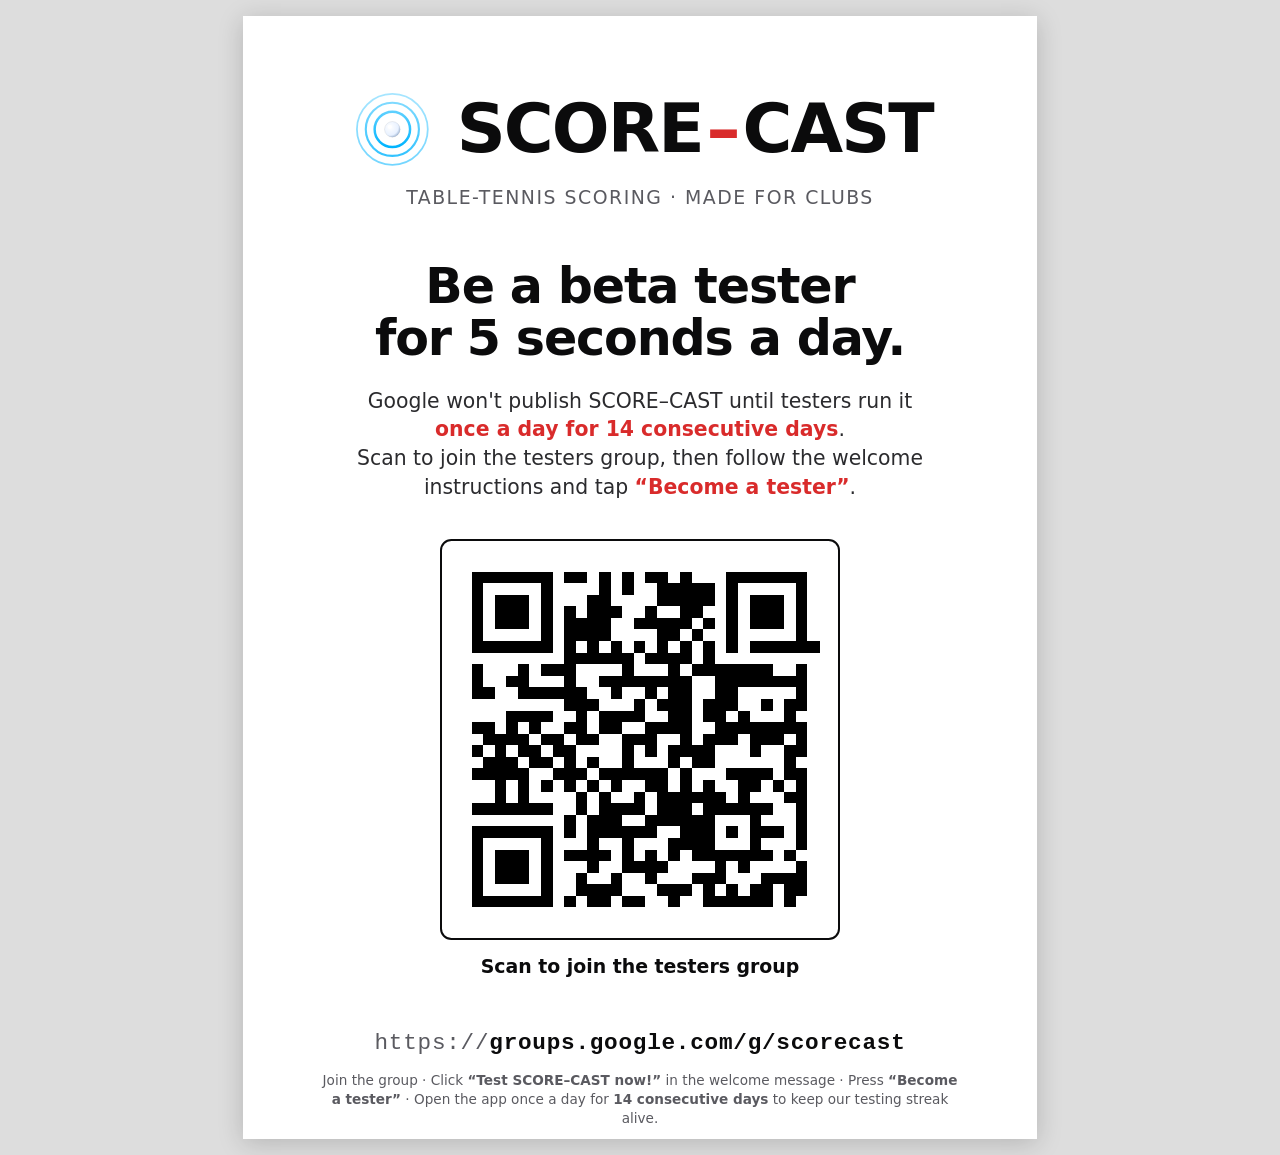
<file: qr.html>
<!doctype html>
<html lang="en">
<head>
<meta charset="utf-8" />
<title>SCORE–CAST · Help us launch</title>
<style>
  @page { size: A4; margin: 0; }
  :root {
    --ink: #0b0b0c;
    --muted: #5a5a60;
    --accent: #d92b2b;
    --paper: #ffffff;
  }
  html, body { margin: 0; padding: 0; background: #ddd; }
  body { font-family: ui-sans-serif, system-ui, -apple-system, "Segoe UI", Inter, sans-serif; color: var(--ink); }

  .page {
    width: 210mm;
    height: 297mm;
    background: var(--paper);
    margin: 0 auto;
    padding: 18mm 16mm 14mm;
    box-sizing: border-box;
    display: flex;
    flex-direction: column;
    align-items: center;
    text-align: center;
    position: relative;
  }

  .brand {
    display: flex;
    align-items: center;
    justify-content: center;
    gap: 5mm;
  }
  .brand .logo { width: 24mm; height: 24mm; flex: 0 0 auto; }
  .wordmark {
    font-weight: 900;
    font-size: 18mm;
    letter-spacing: -0.5mm;
    line-height: 1;
  }
  .wordmark .dash { color: var(--accent); padding: 0 1mm; }
  .tagline {
    margin-top: 3mm;
    font-size: 5mm;
    color: var(--muted);
    letter-spacing: 0.4mm;
    text-transform: uppercase;
  }

  .headline {
    margin-top: 14mm;
    font-size: 13mm;
    font-weight: 800;
    line-height: 1.05;
    letter-spacing: -0.3mm;
    max-width: 170mm;
  }
  .body {
    margin-top: 6mm;
    font-size: 5.4mm;
    line-height: 1.4;
    color: #2b2b2e;
    max-width: 160mm;
  }
  .body strong { color: var(--accent); }

  .qr-wrap {
    margin-top: 10mm;
    padding: 5mm;
    border: 0.6mm solid var(--ink);
    border-radius: 3mm;
    background: #fff;
  }
  .qr-wrap svg { display: block; width: 95mm; height: 95mm; }

  .qr-caption {
    margin-top: 4mm;
    font-size: 5mm;
    font-weight: 700;
  }

  .url-block {
    margin-top: auto;
    padding-top: 6mm;
    width: 100%;
  }
  .url {
    font-family: ui-monospace, "JetBrains Mono", Menlo, monospace;
    font-size: 6mm;
    font-weight: 700;
    letter-spacing: 0.2mm;
  }
  .url .scheme { color: var(--muted); font-weight: 500; }
  .footnote {
    margin-top: 4mm;
    font-size: 3.6mm;
    color: var(--muted);
    line-height: 1.4;
    max-width: 170mm;
    margin-left: auto;
    margin-right: auto;
  }

  .rule {
    width: 30mm;
    height: 0.6mm;
    background: var(--ink);
    margin: 8mm auto 0;
  }

  @media print {
    html, body { background: #fff; }
    .page { margin: 0; box-shadow: none; }
  }
  @media screen {
    .page { box-shadow: 0 4px 24px rgba(0,0,0,.18); margin-top: 16px; margin-bottom: 16px; }
  }
</style>
</head>
<body>
<div class="page">

  <div class="brand">
    <svg class="logo" xmlns="http://www.w3.org/2000/svg" viewBox="0 0 512 512" aria-hidden="true">
      <defs>
        <linearGradient id="ringG" x1="0" y1="0" x2="0" y2="1">
          <stop offset="0%" stop-color="#5ed0ff"/>
          <stop offset="100%" stop-color="#00b4ff"/>
        </linearGradient>
        <radialGradient id="ballG" cx="0.35" cy="0.35" r="0.75">
          <stop offset="0%" stop-color="#ffffff"/>
          <stop offset="70%" stop-color="#e8f1ff"/>
          <stop offset="100%" stop-color="#8ea7c9"/>
        </radialGradient>
      </defs>
      <g transform="translate(256 256)" fill="none" stroke="url(#ringG)">
        <circle r="200" stroke-width="10" opacity="0.55"/>
        <circle r="150" stroke-width="12" opacity="0.8"/>
        <circle r="100" stroke-width="14" opacity="1"/>
      </g>
      <circle cx="256" cy="256" r="44" fill="url(#ballG)" stroke="rgba(0,0,0,0.2)" stroke-width="2"/>
      <circle cx="242" cy="242" r="12" fill="#ffffff" opacity="0.9"/>
    </svg>
    <div class="wordmark">SCORE<span class="dash">–</span>CAST</div>
  </div>
  <div class="tagline">Table-tennis scoring · made for clubs</div>

  <!--
    Headline / body alternates — swap the active block to change wording.

    OPTION 1 — Plain & direct
      <div class="headline">Help us launch SCORE–CAST.</div>
      <div class="body">Google requires <strong>14 days of testing</strong> before a new app can go public.
      Scan, install, and open the app <strong>once a day for two weeks</strong>. That's it.</div>

    OPTION 2 — Table-tennis flavoured
      <div class="headline">You've got a serve.<br/>We need a rally.</div>
      <div class="body">SCORE–CAST is one rule away from launch:
      <strong>14 days of testers opening the app once a day</strong>. Scan to join.</div>

    OPTION 3 — Honest plea
      <div class="headline">Stuck behind Google's<br/>14-day wall.</div>
      <div class="body">Scan, install, and open SCORE–CAST <strong>once a day for two weeks</strong>.
      You'll have helped a small dev ship a real app.</div>

    OPTION 5 — Tournament-tailored
      <div class="headline">Like SCORE–CAST?<br/>Help us ship it.</div>
      <div class="body">Google requires <strong>14 days of active testers</strong> before a new app can go public.
      Scan, install, open it once a day during the tournament — you'll have done your part by the final.</div>
  -->

  <!-- ACTIVE: OPTION 4 — Low-commitment -->
  <div class="headline">Be a beta tester<br/>for 5 seconds a day.</div>
  <div class="body">
    Google won't publish SCORE–CAST until testers run it
    <strong>once a day for 14 consecutive days</strong>.<br/>
    Scan to join the testers group, then follow the welcome
    instructions and tap <strong>“Become a tester”</strong>.
  </div>

  <div class="qr-wrap">
    <!-- QR encodes: https://groups.google.com/g/scorecast -->
    <svg xmlns="http://www.w3.org/2000/svg" viewBox="0 0 31 31" shape-rendering="crispEdges">
      <path fill="#ffffff" d="M0 0h31v31H0z"/>
      <path stroke="#000000" d="M1 1.5h7m1 0h2m1 0h1m1 0h1m1 0h2m1 0h1m3 0h7M1 2.5h1m5 0h1m4 0h1m1 0h1m2 0h5m1 0h1m5 0h1M1 3.5h1m1 0h3m1 0h1m3 0h2m4 0h5m1 0h1m1 0h3m1 0h1M1 4.5h1m1 0h3m1 0h1m1 0h1m1 0h3m2 0h1m2 0h2m2 0h1m1 0h3m1 0h1M1 5.5h1m1 0h3m1 0h1m1 0h4m2 0h5m1 0h1m1 0h1m1 0h3m1 0h1M1 6.5h1m5 0h1m1 0h4m4 0h2m1 0h1m2 0h1m5 0h1M1 7.5h7m1 0h1m1 0h1m1 0h1m1 0h1m1 0h1m1 0h1m1 0h1m1 0h1m1 0h7M9 8.5h6m1 0h4m1 0h1M1 9.5h1m3 0h1m1 0h3m4 0h1m3 0h1m1 0h7m2 0h1M1 10.5h1m2 0h2m3 0h1m2 0h8m2 0h8M1 11.5h2m2 0h6m2 0h1m2 0h1m1 0h2m2 0h2m5 0h1M9 12.5h3m3 0h1m1 0h3m1 0h3m2 0h1m1 0h2M4 13.5h4m2 0h1m1 0h4m2 0h2m1 0h2m1 0h1m3 0h1M1 14.5h2m1 0h1m1 0h1m2 0h2m1 0h2m2 0h4m2 0h8M2 15.5h4m1 0h2m1 0h2m2 0h3m2 0h1m1 0h3m1 0h3m1 0h1M1 16.5h1m1 0h1m1 0h2m1 0h2m4 0h1m1 0h1m1 0h4m3 0h1m2 0h2M2 17.5h3m1 0h2m1 0h1m1 0h1m2 0h1m3 0h1m1 0h2m6 0h1M1 18.5h5m2 0h3m1 0h6m1 0h1m3 0h4m1 0h2M3 19.5h1m1 0h1m1 0h1m1 0h1m1 0h1m1 0h1m2 0h2m1 0h1m1 0h1m2 0h2m1 0h1m1 0h1M3 20.5h1m1 0h1m4 0h1m1 0h1m2 0h1m1 0h6m1 0h1m3 0h2M1 21.5h7m2 0h1m1 0h4m1 0h3m1 0h6m2 0h1M9 22.5h1m1 0h3m2 0h6m3 0h1m3 0h1M1 23.5h7m1 0h1m1 0h6m2 0h3m1 0h1m1 0h3m1 0h1M1 24.5h1m5 0h1m3 0h1m2 0h1m3 0h4m3 0h1m3 0h1M1 25.5h1m1 0h3m1 0h1m1 0h4m1 0h1m1 0h1m1 0h1m1 0h7m1 0h1M1 26.5h1m1 0h3m1 0h1m3 0h1m2 0h4m4 0h1m1 0h1m4 0h1M1 27.5h1m1 0h3m1 0h1m2 0h1m2 0h1m2 0h1m3 0h3m3 0h4M1 28.5h1m5 0h1m2 0h4m3 0h3m1 0h1m1 0h1m1 0h2m1 0h2M1 29.5h7m1 0h1m1 0h2m1 0h2m2 0h1m2 0h6m1 0h1"/>
    </svg>
  </div>

  <div class="qr-caption">Scan to join the testers group</div>

  <div class="rule"></div>

  <div class="url-block">
    <div class="url"><span class="scheme">https://</span>groups.google.com/g/scorecast</div>
    <div class="footnote">
      Join the group · Click <strong>“Test SCORE–CAST now!”</strong> in the welcome message ·
      Press <strong>“Become a tester”</strong> · Open the app once a day for <strong>14 consecutive days</strong> to keep our testing streak alive.
    </div>
  </div>

</div>
</body>
</html>
</file>
<file: assets/fonts/fonts.css>
@font-face {
  font-family: 'Inter';
  font-style: normal;
  font-weight: 100 900;
  font-display: swap;
  src: url(./inter-latin.woff2) format('woff2');
}

@font-face {
  font-family: 'JetBrains Mono';
  font-style: normal;
  font-weight: 100 800;
  font-display: swap;
  src: url(./jetbrains-mono-latin.woff2) format('woff2');
}
</file>
<file: share/styles-4L6US2QJ.css>
@layer properties;@layer theme,base,components,utilities;@layer theme{:root,:host{--font-sans: ui-sans-serif, system-ui, sans-serif, "Apple Color Emoji", "Segoe UI Emoji", "Segoe UI Symbol", "Noto Color Emoji";--font-mono: ui-monospace, SFMono-Regular, Menlo, Monaco, Consolas, "Liberation Mono", "Courier New", monospace;--color-red-400: oklch(70.4% .191 22.216);--color-red-500: oklch(63.7% .237 25.331);--color-red-600: oklch(57.7% .245 27.325);--color-red-700: oklch(50.5% .213 27.518);--color-amber-400: oklch(82.8% .189 84.429);--color-amber-500: oklch(76.9% .188 70.08);--color-amber-600: oklch(66.6% .179 58.318);--color-green-500: oklch(72.3% .219 149.579);--color-green-600: oklch(62.7% .194 149.214);--color-green-700: oklch(52.7% .154 150.069);--color-black: #000;--color-white: #fff;--spacing: .25rem;--container-sm: 24rem;--container-md: 28rem;--container-2xl: 42rem;--container-4xl: 56rem;--text-xs: .75rem;--text-xs--line-height: calc(1 / .75);--text-sm: .875rem;--text-sm--line-height: calc(1.25 / .875);--text-base: 1rem;--text-base--line-height: 1.5 ;--text-lg: 1.125rem;--text-lg--line-height: calc(1.75 / 1.125);--text-xl: 1.25rem;--text-xl--line-height: calc(1.75 / 1.25);--text-2xl: 1.5rem;--text-2xl--line-height: calc(2 / 1.5);--text-3xl: 1.875rem;--text-3xl--line-height: 1.2 ;--text-6xl: 3.75rem;--text-6xl--line-height: 1;--font-weight-medium: 500;--font-weight-semibold: 600;--font-weight-bold: 700;--tracking-wide: .025em;--tracking-wider: .05em;--tracking-widest: .1em;--leading-relaxed: 1.625;--radius-lg: .5rem;--radius-xl: .75rem;--radius-2xl: 1rem;--drop-shadow-lg: 0 4px 4px rgb(0 0 0 / .15);--animate-spin: spin 1s linear infinite;--animate-pulse: pulse 2s cubic-bezier(.4, 0, .6, 1) infinite;--animate-bounce: bounce 1s infinite;--blur-sm: 8px;--default-transition-duration: .15s;--default-transition-timing-function: cubic-bezier(.4, 0, .2, 1);--default-font-family: var(--font-sans);--default-mono-font-family: var(--font-mono)}}@layer base{*,:after,:before,::backdrop,::file-selector-button{box-sizing:border-box;margin:0;padding:0;border:0 solid}html,:host{line-height:1.5;-webkit-text-size-adjust:100%;tab-size:4;font-family:var(--default-font-family, ui-sans-serif, system-ui, sans-serif, "Apple Color Emoji", "Segoe UI Emoji", "Segoe UI Symbol", "Noto Color Emoji");font-feature-settings:var(--default-font-feature-settings, normal);font-variation-settings:var(--default-font-variation-settings, normal);-webkit-tap-highlight-color:transparent}hr{height:0;color:inherit;border-top-width:1px}abbr:where([title]){-webkit-text-decoration:underline dotted;text-decoration:underline dotted}h1,h2,h3,h4,h5,h6{font-size:inherit;font-weight:inherit}a{color:inherit;-webkit-text-decoration:inherit;text-decoration:inherit}b,strong{font-weight:bolder}code,kbd,samp,pre{font-family:var(--default-mono-font-family, ui-monospace, SFMono-Regular, Menlo, Monaco, Consolas, "Liberation Mono", "Courier New", monospace);font-feature-settings:var(--default-mono-font-feature-settings, normal);font-variation-settings:var(--default-mono-font-variation-settings, normal);font-size:1em}small{font-size:80%}sub,sup{font-size:75%;line-height:0;position:relative;vertical-align:baseline}sub{bottom:-.25em}sup{top:-.5em}table{text-indent:0;border-color:inherit;border-collapse:collapse}:-moz-focusring{outline:auto}progress{vertical-align:baseline}summary{display:list-item}ol,ul,menu{list-style:none}img,svg,video,canvas,audio,iframe,embed,object{display:block;vertical-align:middle}img,video{max-width:100%;height:auto}button,input,select,optgroup,textarea,::file-selector-button{font:inherit;font-feature-settings:inherit;font-variation-settings:inherit;letter-spacing:inherit;color:inherit;border-radius:0;background-color:transparent;opacity:1}:where(select:is([multiple],[size])) optgroup{font-weight:bolder}:where(select:is([multiple],[size])) optgroup option{padding-inline-start:20px}::file-selector-button{margin-inline-end:4px}::placeholder{opacity:1}@supports (not (-webkit-appearance: -apple-pay-button)) or (contain-intrinsic-size: 1px){::placeholder{color:currentcolor}@supports (color: color-mix(in lab,red,red)){::placeholder{color:color-mix(in oklab,currentcolor 50%,transparent)}}}textarea{resize:vertical}::-webkit-search-decoration{-webkit-appearance:none}::-webkit-date-and-time-value{min-height:1lh;text-align:inherit}::-webkit-datetime-edit{display:inline-flex}::-webkit-datetime-edit-fields-wrapper{padding:0}::-webkit-datetime-edit,::-webkit-datetime-edit-year-field,::-webkit-datetime-edit-month-field,::-webkit-datetime-edit-day-field,::-webkit-datetime-edit-hour-field,::-webkit-datetime-edit-minute-field,::-webkit-datetime-edit-second-field,::-webkit-datetime-edit-millisecond-field,::-webkit-datetime-edit-meridiem-field{padding-block:0}::-webkit-calendar-picker-indicator{line-height:1}:-moz-ui-invalid{box-shadow:none}button,input:where([type=button],[type=reset],[type=submit]),::file-selector-button{appearance:button}::-webkit-inner-spin-button,::-webkit-outer-spin-button{height:auto}[hidden]:where(:not([hidden=until-found])){display:none!important}}@layer utilities{.pointer-events-none{pointer-events:none}.visible{visibility:visible}.absolute{position:absolute}.fixed{position:fixed}.relative{position:relative}.static{position:static}.sticky{position:sticky}.inset-0{inset:calc(var(--spacing) * 0)}.top-0{top:calc(var(--spacing) * 0)}.top-1\/2{top:50%}.top-3{top:calc(var(--spacing) * 3)}.top-full{top:100%}.right-0{right:calc(var(--spacing) * 0)}.right-3{right:calc(var(--spacing) * 3)}.bottom-0{bottom:calc(var(--spacing) * 0)}.z-10{z-index:10}.z-20{z-index:20}.z-30{z-index:30}.z-40{z-index:40}.z-50{z-index:50}.order-1{order:1}.order-2{order:2}.order-3{order:3}.order-4{order:4}.col-span-5{grid-column:span 5 / span 5}.col-span-full{grid-column:1 / -1}.col-start-1{grid-column-start:1}.row-span-2{grid-row:span 2 / span 2}.row-start-2{grid-row-start:2}.container{width:100%}@media(width>=40rem){.container{max-width:40rem}}@media(width>=48rem){.container{max-width:48rem}}@media(width>=64rem){.container{max-width:64rem}}@media(width>=80rem){.container{max-width:80rem}}@media(width>=96rem){.container{max-width:96rem}}.mt-1{margin-top:calc(var(--spacing) * 1)}.mt-2{margin-top:calc(var(--spacing) * 2)}.mt-3{margin-top:calc(var(--spacing) * 3)}.mt-4{margin-top:calc(var(--spacing) * 4)}.mt-6{margin-top:calc(var(--spacing) * 6)}.mt-8{margin-top:calc(var(--spacing) * 8)}.mt-12{margin-top:calc(var(--spacing) * 12)}.mr-auto{margin-right:auto}.mb-2{margin-bottom:calc(var(--spacing) * 2)}.mb-4{margin-bottom:calc(var(--spacing) * 4)}.ml-2{margin-left:calc(var(--spacing) * 2)}.ml-auto{margin-left:auto}.block{display:block}.flex{display:flex}.grid{display:grid}.hidden{display:none}.inline{display:inline}.inline-block{display:inline-block}.inline-flex{display:inline-flex}.inline-grid{display:inline-grid}.table{display:table}.h-3{height:calc(var(--spacing) * 3)}.h-4{height:calc(var(--spacing) * 4)}.h-5{height:calc(var(--spacing) * 5)}.h-6{height:calc(var(--spacing) * 6)}.h-7{height:calc(var(--spacing) * 7)}.h-12{height:calc(var(--spacing) * 12)}.h-40{height:calc(var(--spacing) * 40)}.h-80{height:calc(var(--spacing) * 80)}.h-\[38px\]{height:38px}.h-dvh{height:100dvh}.h-full{height:100%}.max-h-36{max-height:calc(var(--spacing) * 36)}.max-h-48{max-height:calc(var(--spacing) * 48)}.max-h-\[20vh\]{max-height:20vh}.min-h-0{min-height:calc(var(--spacing) * 0)}.min-h-full{min-height:100%}.w-3{width:calc(var(--spacing) * 3)}.w-4{width:calc(var(--spacing) * 4)}.w-5{width:calc(var(--spacing) * 5)}.w-6{width:calc(var(--spacing) * 6)}.w-12{width:calc(var(--spacing) * 12)}.w-16{width:calc(var(--spacing) * 16)}.w-18{width:calc(var(--spacing) * 18)}.w-20{width:calc(var(--spacing) * 20)}.w-40{width:calc(var(--spacing) * 40)}.w-64{width:calc(var(--spacing) * 64)}.w-80{width:calc(var(--spacing) * 80)}.w-full{width:100%}.w-px{width:1px}.max-w-2xl{max-width:var(--container-2xl)}.max-w-4xl{max-width:var(--container-4xl)}.max-w-md{max-width:var(--container-md)}.max-w-sm{max-width:var(--container-sm)}.min-w-0{min-width:calc(var(--spacing) * 0)}.min-w-\[200px\]{min-width:200px}.flex-1{flex:1}.shrink-0{flex-shrink:0}.-translate-y-1\/2{--tw-translate-y: -50% ;translate:var(--tw-translate-x) var(--tw-translate-y)}.rotate-180{rotate:180deg}.transform{transform:var(--tw-rotate-x,) var(--tw-rotate-y,) var(--tw-rotate-z,) var(--tw-skew-x,) var(--tw-skew-y,)}.animate-bounce{animation:var(--animate-bounce)}.animate-pulse{animation:var(--animate-pulse)}.animate-spin{animation:var(--animate-spin)}.cursor-pointer{cursor:pointer}.grid-cols-1{grid-template-columns:repeat(1,minmax(0,1fr))}.grid-cols-2{grid-template-columns:repeat(2,minmax(0,1fr))}.grid-cols-subgrid{grid-template-columns:subgrid}.flex-col{flex-direction:column}.flex-wrap{flex-wrap:wrap}.items-center{align-items:center}.items-start{align-items:flex-start}.justify-between{justify-content:space-between}.justify-center{justify-content:center}.justify-end{justify-content:flex-end}.gap-1{gap:calc(var(--spacing) * 1)}.gap-2{gap:calc(var(--spacing) * 2)}.gap-3{gap:calc(var(--spacing) * 3)}.gap-4{gap:calc(var(--spacing) * 4)}.gap-6{gap:calc(var(--spacing) * 6)}.gap-px{gap:1px}.gap-x-3{column-gap:calc(var(--spacing) * 3)}.gap-y-2{row-gap:calc(var(--spacing) * 2)}.self-end{align-self:flex-end}.self-start{align-self:flex-start}.justify-self-end{justify-self:flex-end}.justify-self-start{justify-self:flex-start}.truncate{overflow:hidden;text-overflow:ellipsis;white-space:nowrap}.overflow-hidden{overflow:hidden}.overflow-x-auto{overflow-x:auto}.overflow-y-auto{overflow-y:auto}.rounded{border-radius:.25rem}.rounded-2xl{border-radius:var(--radius-2xl)}.rounded-full{border-radius:calc(infinity * 1px)}.rounded-lg{border-radius:var(--radius-lg)}.rounded-xl{border-radius:var(--radius-xl)}.border{border-style:var(--tw-border-style);border-width:1px}.border-2{border-style:var(--tw-border-style);border-width:2px}.border-4{border-style:var(--tw-border-style);border-width:4px}.border-t{border-top-style:var(--tw-border-style);border-top-width:1px}.border-b{border-bottom-style:var(--tw-border-style);border-bottom-width:1px}.border-dashed{--tw-border-style: dashed;border-style:dashed}.border-\[var\(--sc-accent\)\]{border-color:var(--sc-accent)}.border-\[var\(--sc-divider\)\]{border-color:var(--sc-divider)}.border-\[var\(--sc-highlight\)\]{border-color:var(--sc-highlight)}.border-transparent{border-color:transparent}.border-t-\[var\(--sc-accent\)\]{border-top-color:var(--sc-accent)}.bg-\[var\(--sc-accent\)\]{background-color:var(--sc-accent)}.bg-\[var\(--sc-accent\)\]\/20{background-color:var(--sc-accent)}@supports (color: color-mix(in lab,red,red)){.bg-\[var\(--sc-accent\)\]\/20{background-color:color-mix(in oklab,var(--sc-accent) 20%,transparent)}}.bg-\[var\(--sc-bg\)\]{background-color:var(--sc-bg)}.bg-\[var\(--sc-divider\)\]{background-color:var(--sc-divider)}.bg-\[var\(--sc-panel\)\]{background-color:var(--sc-panel)}.bg-amber-500{background-color:var(--color-amber-500)}.bg-black\/40{background-color:color-mix(in srgb,#000 40%,transparent)}@supports (color: color-mix(in lab,red,red)){.bg-black\/40{background-color:color-mix(in oklab,var(--color-black) 40%,transparent)}}.bg-black\/50{background-color:color-mix(in srgb,#000 50%,transparent)}@supports (color: color-mix(in lab,red,red)){.bg-black\/50{background-color:color-mix(in oklab,var(--color-black) 50%,transparent)}}.bg-black\/60{background-color:color-mix(in srgb,#000 60%,transparent)}@supports (color: color-mix(in lab,red,red)){.bg-black\/60{background-color:color-mix(in oklab,var(--color-black) 60%,transparent)}}.bg-black\/70{background-color:color-mix(in srgb,#000 70%,transparent)}@supports (color: color-mix(in lab,red,red)){.bg-black\/70{background-color:color-mix(in oklab,var(--color-black) 70%,transparent)}}.bg-green-600{background-color:var(--color-green-600)}.bg-red-500{background-color:var(--color-red-500)}.bg-red-600{background-color:var(--color-red-600)}.bg-transparent{background-color:transparent}.bg-white{background-color:var(--color-white)}.bg-white\/10{background-color:color-mix(in srgb,#fff 10%,transparent)}@supports (color: color-mix(in lab,red,red)){.bg-white\/10{background-color:color-mix(in oklab,var(--color-white) 10%,transparent)}}.p-2{padding:calc(var(--spacing) * 2)}.p-3{padding:calc(var(--spacing) * 3)}.p-4{padding:calc(var(--spacing) * 4)}.p-6{padding:calc(var(--spacing) * 6)}.px-1{padding-inline:calc(var(--spacing) * 1)}.px-2{padding-inline:calc(var(--spacing) * 2)}.px-3{padding-inline:calc(var(--spacing) * 3)}.px-4{padding-inline:calc(var(--spacing) * 4)}.px-6{padding-inline:calc(var(--spacing) * 6)}.px-8{padding-inline:calc(var(--spacing) * 8)}.px-12{padding-inline:calc(var(--spacing) * 12)}.py-0\.5{padding-block:calc(var(--spacing) * .5)}.py-1{padding-block:calc(var(--spacing) * 1)}.py-1\.5{padding-block:calc(var(--spacing) * 1.5)}.py-2{padding-block:calc(var(--spacing) * 2)}.py-3{padding-block:calc(var(--spacing) * 3)}.py-4{padding-block:calc(var(--spacing) * 4)}.py-6{padding-block:calc(var(--spacing) * 6)}.py-8{padding-block:calc(var(--spacing) * 8)}.py-\[3\.75rem\]{padding-block:3.75rem}.py-\[min\(3\.75rem\,4vh\)\]{padding-block:min(3.75rem,4vh)}.pt-1{padding-top:calc(var(--spacing) * 1)}.pt-3{padding-top:calc(var(--spacing) * 3)}.pt-4{padding-top:calc(var(--spacing) * 4)}.pt-\[calc\(var\(--sc-safe-top\)\+2px\)\]{padding-top:calc(var(--sc-safe-top) + 2px)}.pt-\[var\(--sc-safe-top\)\]{padding-top:var(--sc-safe-top)}.pr-1{padding-right:calc(var(--spacing) * 1)}.pr-10{padding-right:calc(var(--spacing) * 10)}.pb-2{padding-bottom:calc(var(--spacing) * 2)}.pb-4{padding-bottom:calc(var(--spacing) * 4)}.pb-6{padding-bottom:calc(var(--spacing) * 6)}.pb-8{padding-bottom:calc(var(--spacing) * 8)}.pb-\[calc\(var\(--sc-safe-bottom\,0px\)\+1\.5rem\+0\.5rem\)\]{padding-bottom:calc(var(--sc-safe-bottom,0px) + 1.5rem + .5rem)}.pl-1{padding-left:calc(var(--spacing) * 1)}.text-center{text-align:center}.text-left{text-align:left}.text-right{text-align:right}.font-mono{font-family:var(--font-mono)}.text-2xl{font-size:var(--text-2xl);line-height:var(--tw-leading, var(--text-2xl--line-height))}.text-3xl{font-size:var(--text-3xl);line-height:var(--tw-leading, var(--text-3xl--line-height))}.text-6xl{font-size:var(--text-6xl);line-height:var(--tw-leading, var(--text-6xl--line-height))}.text-base{font-size:var(--text-base);line-height:var(--tw-leading, var(--text-base--line-height))}.text-games{font-size:8rem;line-height:var(--tw-leading, .8)}.text-lg{font-size:var(--text-lg);line-height:var(--tw-leading, var(--text-lg--line-height))}.text-sm{font-size:var(--text-sm);line-height:var(--tw-leading, var(--text-sm--line-height))}.text-xl{font-size:var(--text-xl);line-height:var(--tw-leading, var(--text-xl--line-height))}.text-xs{font-size:var(--text-xs);line-height:var(--tw-leading, var(--text-xs--line-height))}.text-\[10px\]{font-size:10px}.leading-none{--tw-leading: 1;line-height:1}.leading-relaxed{--tw-leading: var(--leading-relaxed);line-height:var(--leading-relaxed)}.font-bold{--tw-font-weight: var(--font-weight-bold);font-weight:var(--font-weight-bold)}.font-medium{--tw-font-weight: var(--font-weight-medium);font-weight:var(--font-weight-medium)}.font-semibold{--tw-font-weight: var(--font-weight-semibold);font-weight:var(--font-weight-semibold)}.tracking-wide{--tw-tracking: var(--tracking-wide);letter-spacing:var(--tracking-wide)}.tracking-wider{--tw-tracking: var(--tracking-wider);letter-spacing:var(--tracking-wider)}.tracking-widest{--tw-tracking: var(--tracking-widest);letter-spacing:var(--tracking-widest)}.text-balance{text-wrap:balance}.whitespace-nowrap{white-space:nowrap}.text-\[var\(--sc-accent\)\]{color:var(--sc-accent)}.text-\[var\(--sc-accent-text\)\]{color:var(--sc-accent-text)}.text-\[var\(--sc-bg\)\]{color:var(--sc-bg)}.text-\[var\(--sc-highlight\)\]{color:var(--sc-highlight)}.text-\[var\(--sc-text\)\]{color:var(--sc-text)}.text-amber-400{color:var(--color-amber-400)}.text-green-500{color:var(--color-green-500)}.text-red-400{color:var(--color-red-400)}.text-red-500{color:var(--color-red-500)}.text-white{color:var(--color-white)}.uppercase{text-transform:uppercase}.tabular-nums{--tw-numeric-spacing: tabular-nums;font-variant-numeric:var(--tw-ordinal,) var(--tw-slashed-zero,) var(--tw-numeric-figure,) var(--tw-numeric-spacing,) var(--tw-numeric-fraction,)}.line-through{text-decoration-line:line-through}.accent-\[var\(--sc-accent\)\]{accent-color:var(--sc-accent)}.opacity-30{opacity:30%}.opacity-40{opacity:40%}.opacity-50{opacity:50%}.opacity-60{opacity:60%}.opacity-70{opacity:70%}.opacity-80{opacity:80%}.shadow{--tw-shadow: 0 1px 3px 0 var(--tw-shadow-color, rgb(0 0 0 / .1)), 0 1px 2px -1px var(--tw-shadow-color, rgb(0 0 0 / .1));box-shadow:var(--tw-inset-shadow),var(--tw-inset-ring-shadow),var(--tw-ring-offset-shadow),var(--tw-ring-shadow),var(--tw-shadow)}.shadow-2xl{--tw-shadow: 0 25px 50px -12px var(--tw-shadow-color, rgb(0 0 0 / .25));box-shadow:var(--tw-inset-shadow),var(--tw-inset-ring-shadow),var(--tw-ring-offset-shadow),var(--tw-ring-shadow),var(--tw-shadow)}.shadow-lg{--tw-shadow: 0 10px 15px -3px var(--tw-shadow-color, rgb(0 0 0 / .1)), 0 4px 6px -4px var(--tw-shadow-color, rgb(0 0 0 / .1));box-shadow:var(--tw-inset-shadow),var(--tw-inset-ring-shadow),var(--tw-ring-offset-shadow),var(--tw-ring-shadow),var(--tw-shadow)}.ring,.ring-1{--tw-ring-shadow: var(--tw-ring-inset,) 0 0 0 calc(1px + var(--tw-ring-offset-width)) var(--tw-ring-color, currentcolor);box-shadow:var(--tw-inset-shadow),var(--tw-inset-ring-shadow),var(--tw-ring-offset-shadow),var(--tw-ring-shadow),var(--tw-shadow)}.ring-\[var\(--sc-divider\)\]{--tw-ring-color: var(--sc-divider)}.drop-shadow-lg{--tw-drop-shadow-size: drop-shadow(0 4px 4px var(--tw-drop-shadow-color, rgb(0 0 0 / .15)));--tw-drop-shadow: drop-shadow(var(--drop-shadow-lg));filter:var(--tw-blur,) var(--tw-brightness,) var(--tw-contrast,) var(--tw-grayscale,) var(--tw-hue-rotate,) var(--tw-invert,) var(--tw-saturate,) var(--tw-sepia,) var(--tw-drop-shadow,)}.filter{filter:var(--tw-blur,) var(--tw-brightness,) var(--tw-contrast,) var(--tw-grayscale,) var(--tw-hue-rotate,) var(--tw-invert,) var(--tw-saturate,) var(--tw-sepia,) var(--tw-drop-shadow,)}.backdrop-blur-sm{--tw-backdrop-blur: blur(var(--blur-sm));-webkit-backdrop-filter:var(--tw-backdrop-blur,) var(--tw-backdrop-brightness,) var(--tw-backdrop-contrast,) var(--tw-backdrop-grayscale,) var(--tw-backdrop-hue-rotate,) var(--tw-backdrop-invert,) var(--tw-backdrop-opacity,) var(--tw-backdrop-saturate,) var(--tw-backdrop-sepia,);backdrop-filter:var(--tw-backdrop-blur,) var(--tw-backdrop-brightness,) var(--tw-backdrop-contrast,) var(--tw-backdrop-grayscale,) var(--tw-backdrop-hue-rotate,) var(--tw-backdrop-invert,) var(--tw-backdrop-opacity,) var(--tw-backdrop-saturate,) var(--tw-backdrop-sepia,)}.transition{transition-property:color,background-color,border-color,outline-color,text-decoration-color,fill,stroke,--tw-gradient-from,--tw-gradient-via,--tw-gradient-to,opacity,box-shadow,transform,translate,scale,rotate,filter,-webkit-backdrop-filter,backdrop-filter,display,content-visibility,overlay,pointer-events;transition-timing-function:var(--tw-ease, var(--default-transition-timing-function));transition-duration:var(--tw-duration, var(--default-transition-duration))}.transition-colors{transition-property:color,background-color,border-color,outline-color,text-decoration-color,fill,stroke,--tw-gradient-from,--tw-gradient-via,--tw-gradient-to;transition-timing-function:var(--tw-ease, var(--default-transition-timing-function));transition-duration:var(--tw-duration, var(--default-transition-duration))}.transition-opacity{transition-property:opacity;transition-timing-function:var(--tw-ease, var(--default-transition-timing-function));transition-duration:var(--tw-duration, var(--default-transition-duration))}.transition-transform{transition-property:transform,translate,scale,rotate;transition-timing-function:var(--tw-ease, var(--default-transition-timing-function));transition-duration:var(--tw-duration, var(--default-transition-duration))}.duration-300{--tw-duration: .3s;transition-duration:.3s}.outline-none{--tw-outline-style: none;outline-style:none}.select-none{-webkit-user-select:none;user-select:none}.placeholder\:opacity-40::placeholder{opacity:40%}@media(hover:hover){.hover\:bg-red-500\/10:hover{background-color:color-mix(in srgb,oklch(63.7% .237 25.331) 10%,transparent)}@supports (color: color-mix(in lab,red,red)){.hover\:bg-red-500\/10:hover{background-color:color-mix(in oklab,var(--color-red-500) 10%,transparent)}}}@media(hover:hover){.hover\:bg-white\/10:hover{background-color:color-mix(in srgb,#fff 10%,transparent)}@supports (color: color-mix(in lab,red,red)){.hover\:bg-white\/10:hover{background-color:color-mix(in oklab,var(--color-white) 10%,transparent)}}}@media(hover:hover){.hover\:opacity-80:hover{opacity:80%}}@media(hover:hover){.hover\:opacity-100:hover{opacity:100%}}.focus\:border-\[var\(--sc-highlight\)\]:focus{border-color:var(--sc-highlight)}.active\:bg-amber-600:active{background-color:var(--color-amber-600)}.active\:bg-green-700:active{background-color:var(--color-green-700)}.active\:bg-red-700:active{background-color:var(--color-red-700)}.active\:opacity-70:active{opacity:70%}.active\:opacity-80:active{opacity:80%}.active\:opacity-100:active{opacity:100%}.disabled\:text-\[var\(--sc-disabled-text\,rgba\(255\,255\,255\,0\.4\)\)\]:disabled{color:var(--sc-disabled-text,rgba(255,255,255,.4))}.disabled\:opacity-30:disabled{opacity:30%}.disabled\:opacity-40:disabled{opacity:40%}.disabled\:opacity-50:disabled{opacity:50%}.disabled\:opacity-70:disabled{opacity:70%}.disabled\:active\:opacity-50:disabled:active{opacity:50%}@media(orientation:landscape){.landscape\:order-none{order:0}}@media(orientation:landscape){.landscape\:col-span-3{grid-column:span 3 / span 3}}@media(orientation:landscape){.landscape\:grid-cols-2{grid-template-columns:repeat(2,minmax(0,1fr))}}@media(orientation:landscape){.landscape\:grid-cols-\[1fr_auto_1fr\]{grid-template-columns:1fr auto 1fr}}}html,body{margin:0;padding:0;width:100%;min-height:100dvh;background:var(--sc-bg)}:root{--sc-safe-top: env(safe-area-inset-top, 0px)}.overflow-wrap-anywhere{overflow-wrap:anywhere}.sc-text-trim{text-box-trim:trim-both;text-box-edge:cap alphabetic}.sc-games-outline{color:var(--sc-bg);-webkit-text-stroke:.06em var(--sc-text);paint-order:stroke fill;position:relative;z-index:10}@keyframes sc-score-flash{0%{background-color:#ffffff52}to{background-color:transparent}}.sc-score-flash{animation:sc-score-flash .26s ease-out forwards}@keyframes sc-btn-flash{0%{filter:brightness(1.55)}to{filter:brightness(1)}}.sc-btn-flash{animation:sc-btn-flash .22s ease-out}@keyframes sc-serve-blink{0%{background-color:var(--sc-text);color:var(--sc-bg)}12.5%{background-color:transparent;color:inherit}25%{background-color:var(--sc-text);color:var(--sc-bg)}37.5%{background-color:transparent;color:inherit}50%{background-color:var(--sc-text);color:var(--sc-bg)}62.5%{background-color:transparent;color:inherit}75%{background-color:var(--sc-text);color:var(--sc-bg)}87.5%{background-color:transparent;color:inherit}to{background-color:var(--sc-text);color:var(--sc-bg)}}.sc-serving{animation:sc-serve-blink 1s step-end forwards}.sc-serving span{text-decoration:underline dotted;text-underline-offset:3px}:root,.theme-ittf{color-scheme:dark;--sc-bg: #003876;--sc-text: #ffffff;--sc-panel: #002855;--sc-accent: #ffd700;--sc-accent-text: #ffd700;--sc-highlight: #ff8c00;--sc-divider: rgba(255, 255, 255, .2);--sc-brand: #003876}.theme-dark{color-scheme:dark;--sc-bg: #1a1a2e;--sc-text: #e0e0e0;--sc-panel: #16213e;--sc-accent: #0f3460;--sc-accent-text: #f0f0f0;--sc-highlight: #e84393;--sc-disabled-text: rgba(255, 255, 255, .5);--sc-divider: rgba(255, 255, 255, .1);--sc-brand: #003876}.theme-high-contrast{color-scheme:dark;--sc-bg: #000000;--sc-text: #ffffff;--sc-panel: #1a1a1a;--sc-accent: #ffd700;--sc-accent-text: #ffd700;--sc-highlight: #00ff88;--sc-divider: rgba(255, 255, 255, .8);--sc-brand: #003876}.theme-light{color-scheme:light;--sc-bg: #ffffff;--sc-text: #444444;--sc-panel: #f0f0f0;--sc-accent: #003876;--sc-accent-text: #003876;--sc-highlight: #e84393;--sc-divider: rgba(0, 0, 0, .15);--sc-brand: #003876}select option{background-color:var(--sc-panel);color:var(--sc-text)}@property --tw-translate-x{syntax: "*"; inherits: false; initial-value: 0;}@property --tw-translate-y{syntax: "*"; inherits: false; initial-value: 0;}@property --tw-translate-z{syntax: "*"; inherits: false; initial-value: 0;}@property --tw-rotate-x{syntax: "*"; inherits: false;}@property --tw-rotate-y{syntax: "*"; inherits: false;}@property --tw-rotate-z{syntax: "*"; inherits: false;}@property --tw-skew-x{syntax: "*"; inherits: false;}@property --tw-skew-y{syntax: "*"; inherits: false;}@property --tw-border-style{syntax: "*"; inherits: false; initial-value: solid;}@property --tw-leading{syntax: "*"; inherits: false;}@property --tw-font-weight{syntax: "*"; inherits: false;}@property --tw-tracking{syntax: "*"; inherits: false;}@property --tw-ordinal{syntax: "*"; inherits: false;}@property --tw-slashed-zero{syntax: "*"; inherits: false;}@property --tw-numeric-figure{syntax: "*"; inherits: false;}@property --tw-numeric-spacing{syntax: "*"; inherits: false;}@property --tw-numeric-fraction{syntax: "*"; inherits: false;}@property --tw-shadow{syntax: "*"; inherits: false; initial-value: 0 0 #0000;}@property --tw-shadow-color{syntax: "*"; inherits: false;}@property --tw-shadow-alpha{syntax: "<percentage>"; inherits: false; initial-value: 100%;}@property --tw-inset-shadow{syntax: "*"; inherits: false; initial-value: 0 0 #0000;}@property --tw-inset-shadow-color{syntax: "*"; inherits: false;}@property --tw-inset-shadow-alpha{syntax: "<percentage>"; inherits: false; initial-value: 100%;}@property --tw-ring-color{syntax: "*"; inherits: false;}@property --tw-ring-shadow{syntax: "*"; inherits: false; initial-value: 0 0 #0000;}@property --tw-inset-ring-color{syntax: "*"; inherits: false;}@property --tw-inset-ring-shadow{syntax: "*"; inherits: false; initial-value: 0 0 #0000;}@property --tw-ring-inset{syntax: "*"; inherits: false;}@property --tw-ring-offset-width{syntax: "<length>"; inherits: false; initial-value: 0px;}@property --tw-ring-offset-color{syntax: "*"; inherits: false; initial-value: #fff;}@property --tw-ring-offset-shadow{syntax: "*"; inherits: false; initial-value: 0 0 #0000;}@property --tw-blur{syntax: "*"; inherits: false;}@property --tw-brightness{syntax: "*"; inherits: false;}@property --tw-contrast{syntax: "*"; inherits: false;}@property --tw-grayscale{syntax: "*"; inherits: false;}@property --tw-hue-rotate{syntax: "*"; inherits: false;}@property --tw-invert{syntax: "*"; inherits: false;}@property --tw-opacity{syntax: "*"; inherits: false;}@property --tw-saturate{syntax: "*"; inherits: false;}@property --tw-sepia{syntax: "*"; inherits: false;}@property --tw-drop-shadow{syntax: "*"; inherits: false;}@property --tw-drop-shadow-color{syntax: "*"; inherits: false;}@property --tw-drop-shadow-alpha{syntax: "<percentage>"; inherits: false; initial-value: 100%;}@property --tw-drop-shadow-size{syntax: "*"; inherits: false;}@property --tw-backdrop-blur{syntax: "*"; inherits: false;}@property --tw-backdrop-brightness{syntax: "*"; inherits: false;}@property --tw-backdrop-contrast{syntax: "*"; inherits: false;}@property --tw-backdrop-grayscale{syntax: "*"; inherits: false;}@property --tw-backdrop-hue-rotate{syntax: "*"; inherits: false;}@property --tw-backdrop-invert{syntax: "*"; inherits: false;}@property --tw-backdrop-opacity{syntax: "*"; inherits: false;}@property --tw-backdrop-saturate{syntax: "*"; inherits: false;}@property --tw-backdrop-sepia{syntax: "*"; inherits: false;}@property --tw-duration{syntax: "*"; inherits: false;}@keyframes spin{to{transform:rotate(360deg)}}@keyframes pulse{50%{opacity:.5}}@keyframes bounce{0%,to{transform:translateY(-25%);animation-timing-function:cubic-bezier(.8,0,1,1)}50%{transform:none;animation-timing-function:cubic-bezier(0,0,.2,1)}}@layer properties{@supports ((-webkit-hyphens: none) and (not (margin-trim: inline))) or ((-moz-orient: inline) and (not (color:rgb(from red r g b)))){*,:before,:after,::backdrop{--tw-translate-x: 0;--tw-translate-y: 0;--tw-translate-z: 0;--tw-rotate-x: initial;--tw-rotate-y: initial;--tw-rotate-z: initial;--tw-skew-x: initial;--tw-skew-y: initial;--tw-border-style: solid;--tw-leading: initial;--tw-font-weight: initial;--tw-tracking: initial;--tw-ordinal: initial;--tw-slashed-zero: initial;--tw-numeric-figure: initial;--tw-numeric-spacing: initial;--tw-numeric-fraction: initial;--tw-shadow: 0 0 #0000;--tw-shadow-color: initial;--tw-shadow-alpha: 100%;--tw-inset-shadow: 0 0 #0000;--tw-inset-shadow-color: initial;--tw-inset-shadow-alpha: 100%;--tw-ring-color: initial;--tw-ring-shadow: 0 0 #0000;--tw-inset-ring-color: initial;--tw-inset-ring-shadow: 0 0 #0000;--tw-ring-inset: initial;--tw-ring-offset-width: 0px;--tw-ring-offset-color: #fff;--tw-ring-offset-shadow: 0 0 #0000;--tw-blur: initial;--tw-brightness: initial;--tw-contrast: initial;--tw-grayscale: initial;--tw-hue-rotate: initial;--tw-invert: initial;--tw-opacity: initial;--tw-saturate: initial;--tw-sepia: initial;--tw-drop-shadow: initial;--tw-drop-shadow-color: initial;--tw-drop-shadow-alpha: 100%;--tw-drop-shadow-size: initial;--tw-backdrop-blur: initial;--tw-backdrop-brightness: initial;--tw-backdrop-contrast: initial;--tw-backdrop-grayscale: initial;--tw-backdrop-hue-rotate: initial;--tw-backdrop-invert: initial;--tw-backdrop-opacity: initial;--tw-backdrop-saturate: initial;--tw-backdrop-sepia: initial;--tw-duration: initial}}}
</file>
